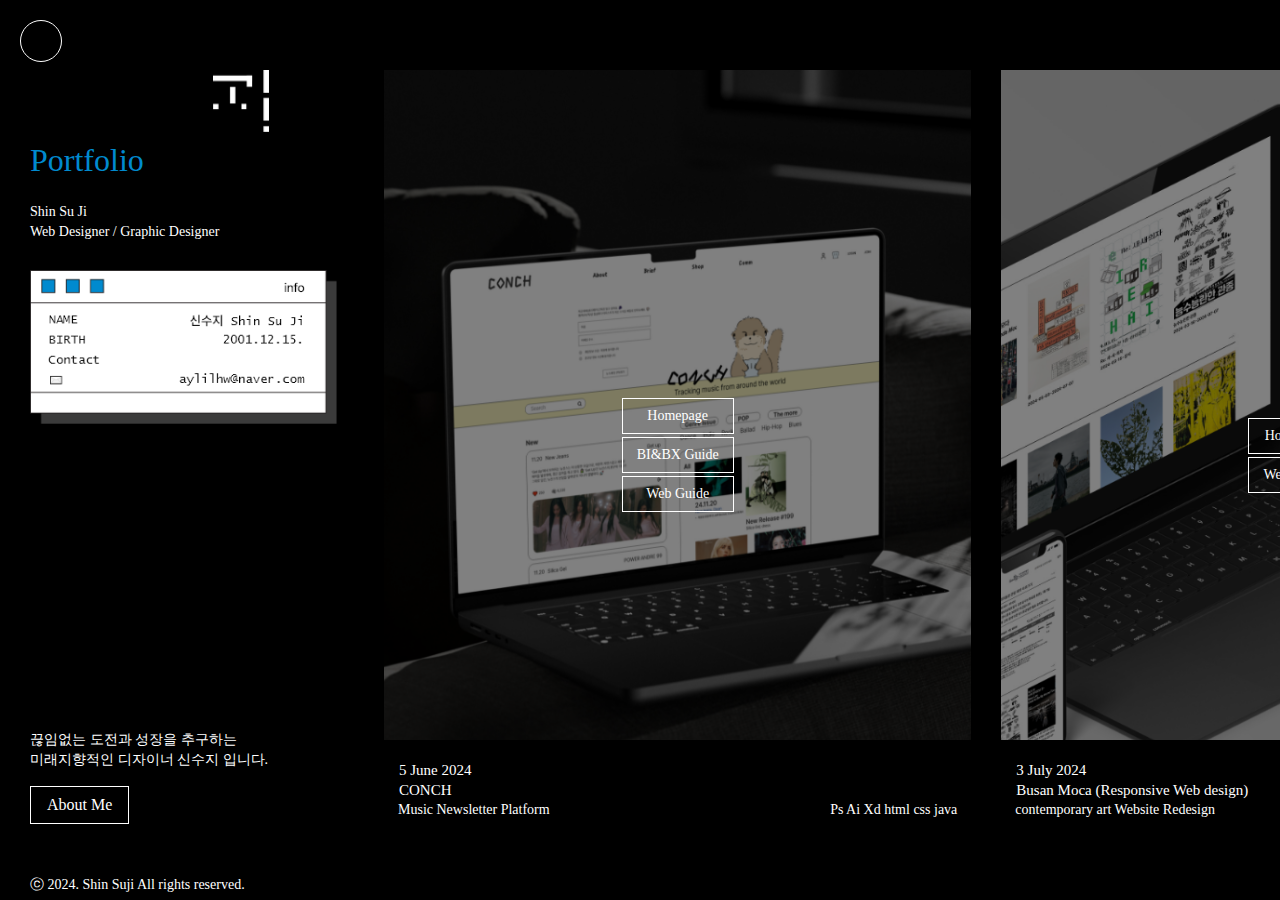
<file: index.html>
<!DOCTYPE html>
<html lang="ko">

<head>
    <meta charset="UTF-8">
    <meta name="viewport" content="width=device-width, initial-scale=1.0">
    <title>Shin Suji Portfolio</title>

    <!-- favicon -->
    <link rel='icon' href='./images/favicon.ico' />

    <!-- css -->
    <link rel="stylesheet" href="https://cdn.jsdelivr.net/npm/swiper@10/swiper-bundle.min.css" />
    <link href="./css/custom.css" rel="stylesheet" type="text/css">
</head>

<body>
    <!-- header -->
    <header>
        <div class="nav">
            <input type="checkbox" id="menuicon">
            <label for="menuicon">
                <span></span>
            </label>
            <div class="sidebar">
                <ul>
                    <li><a href="./index.html">home</a></li>
                    <li><a href="./about.html">about me</a></li>
                </ul>
            </div>
        </div>
    </header>
    <!-- ./header -->

    <!-- section -->
    <section>
        <!-- text -->
        <div class="text">
            <a href="./index.html"><img src="./images/logo.png" alt="logo" class="logo"></a>
            <h3>Portfolio</h3>
            <p>Shin Su Ji <br>
                Web Designer / Graphic Designer
            </p>
            <a href="#none"><img src="./images/info.png" alt="info" id="infoImage" draggable="true"></a>
            <h4>끊임없는 도전과 성장을 추구하는<br>
                미래지향적인 디자이너 신수지 입니다.</h4>
            <a href="./about.html">
                <h2>About Me</h2>
            </a>
        </div>
        <!-- ./text -->

        <!-- portfolio -->
        <div class="swiper mySwiper">
            <div class="swiper-wrapper">
                <div class="swiper-slide bg1">
                    <ul>
                        <li><a href="https://shinsujii.github.io/conch/">Homepage</a></li>
                        <li><a href="./guide/bi.html">BI&BX Guide</a></li>
                        <li><a href="./guide/web.html">Web Guide</a></li>
                    </ul>
                    <div class="brand">
                        <h2>5 June 2024 <br>
                            CONCH </h2>
                        <ul>
                            <li class="brandul">Music Newsletter Platform</li>
                            <li>Ps Ai Xd html css java</li>
                        </ul>
                    </div>
                </div>
                <div class="swiper-slide bg2">
                    <ul>
                        <li><a href="https://shinsujii.github.io/busanmoca/">Homepage</a></li>
                        <li><a href="./guide/web1.html">Web Guide</a></li>
                    </ul>
                    <div class="brand">
                        <h2>3 July 2024 <br>
                            Busan Moca (Responsive Web design) <br></h2>
                        <ul>
                            <li class="brandul">contemporary art Website Redesign</li>
                            <li>Ps Ai Xd html css java</li>
                        </ul>
                    </div>
                </div>
                <div class="swiper-slide bg3">
                    <ul>
                        <li><a href="./project.html">View Artwork</a></li>
                    </ul>
                    <div class="brand">
                        <h2>3 Sep 2023<br>
                            Ritual Desk</h2>
                        <ul>
                            <li class="brandul">Product Design</li>
                            <li>Ps Ai Rhino 3D Max</li>
                        </ul>
                    </div>
                </div>
                <div class="swiper-slide bg4">
                    <ul>
                        <li><a href="./project1.html">View Artwork</a></li>
                    </ul>
                    <div class="brand">
                        <h2>25 Aug 2023 <br>
                            Swim Above Yeong Do<br>
                        </h2>
                        <ul>
                            <li class="brandul">Public Design</li>
                            <li>Ps Ai Rhino 3D Max Keyshot</li>
                        </ul>
                    </div>
                </div>
                <div class="swiper-slide bg5">
                    <ul>
                        <li><a href="./project2.html">View Artwork</a></li>
                    </ul>
                    <div class="brand">
                        <h2>15 Oct 2022<br>Prescription Kit</h2>
                        <ul>
                            <li class="brandul"> Package Design</li>
                            <li>Ps Ai Xd Id</li>
                        </ul>
                    </div>
                </div>
            </div>
            <div class="swiper-scrollbar"></div>
        </div>
        <!-- ./portfolio -->

    </section>
    <!-- ./section -->

    <!-- copy -->
    <p class="copy">ⓒ 2024. Shin Suji All rights reserved.</p>
    <!-- ./copy -->


    <!-- js -->
    <script src="https://code.jquery.com/jquery-3.7.1.min.js"></script>
    <script src="https://cdn.jsdelivr.net/npm/swiper@10/swiper-bundle.min.js"></script>
    <script src='./script/custom.js'></script>
    <script>
        document.addEventListener('DOMContentLoaded', (event) => {
            const infoImage = document.getElementById('infoImage');

            infoImage.addEventListener('dragstart', (e) => {
                e.dataTransfer.setData('text/plain', null); // 필요한 데이터를 전송
            });

            document.addEventListener('dragover', (e) => {
                e.preventDefault();
            });

            document.addEventListener('drop', (e) => {
                e.preventDefault();
                const x = e.clientX - infoImage.width / 2;
                const y = e.clientY - infoImage.height / 2;
                infoImage.style.left = `${x}px`;
                infoImage.style.top = `${y}px`;
            });
        });
    </script>
</body>

</html>
</file>
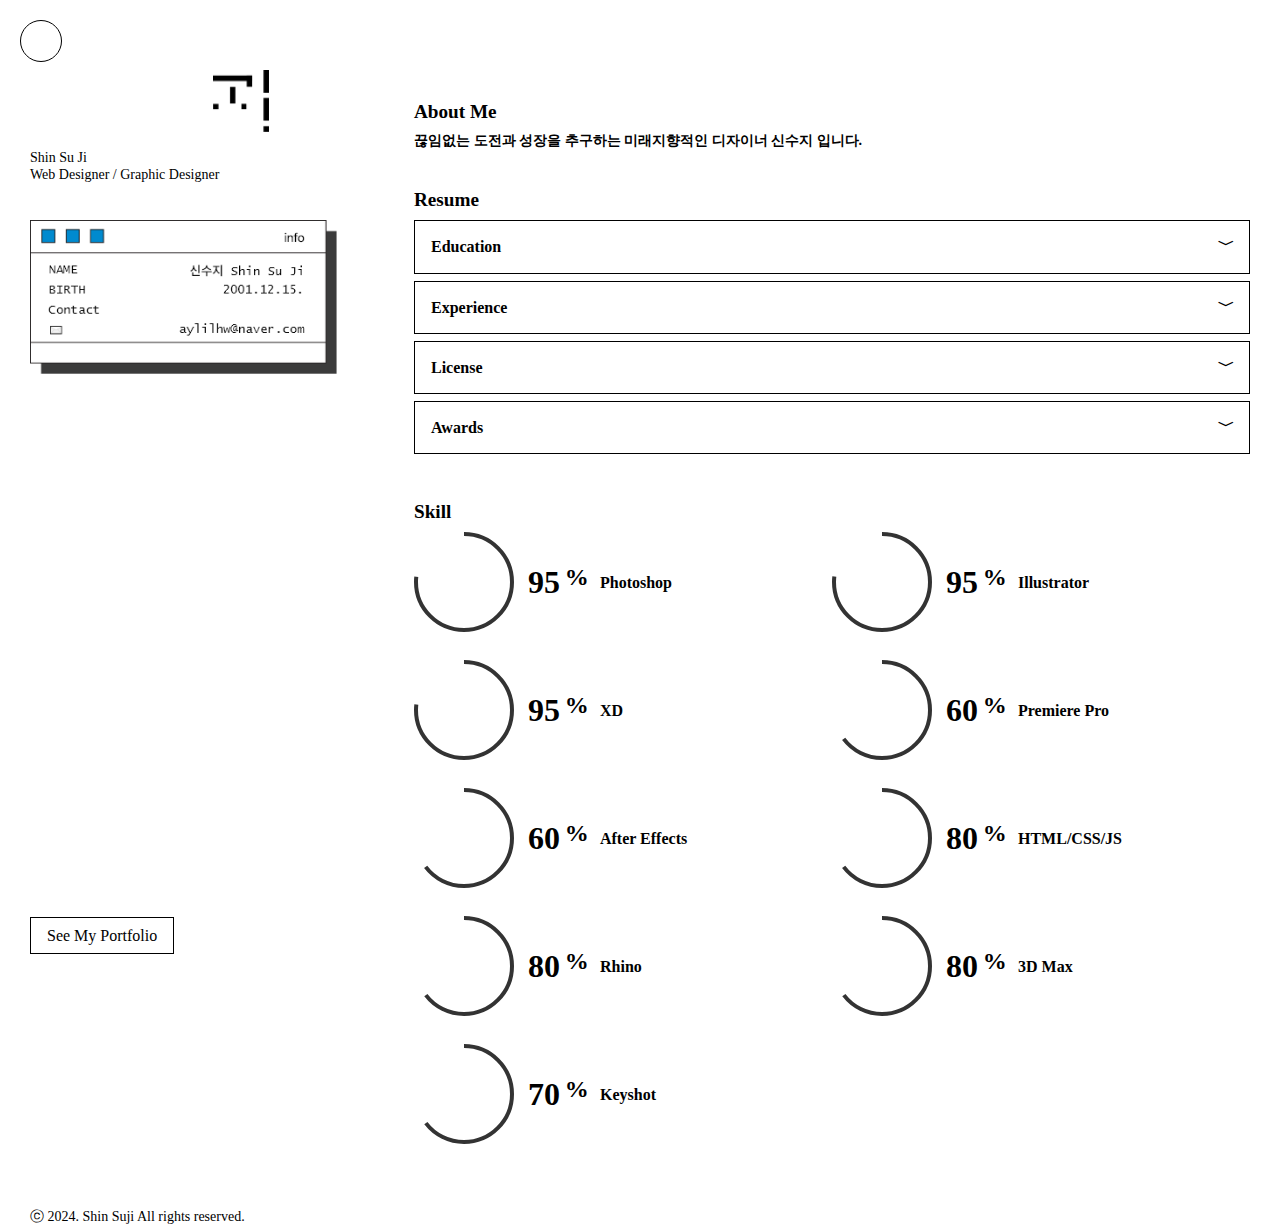
<file: about.html>
<!DOCTYPE html>
<html lang="ko">

<head>
    <meta charset="UTF-8">
    <meta name="viewport" content="width=device-width, initial-scale=1.0">
    <title>Shin Suji Portfolio</title>
    <!-- favicon -->
    <link rel='icon' href='./images/favicon.ico' />
    <!-- css -->
    <link href="./css/custom1.css" rel="stylesheet" type="text/css">
</head>

<body>
    <!-- header -->
    <header>
        <div class="nav">
            <input type="checkbox" id="menuicon">
            <label for="menuicon">
                <span></span>
            </label>
            <div class="sidebar">
                <ul>
                    <li><a href="./index.html">home</a></li>
                    <li><a href="./about.html">about me</a></li>
                </ul>
            </div>
        </div>
    </header>
    <!-- ./header -->

    <!-- section -->
    <section class="about_section">

        <!-- text -->
        <div class="text">
            <a href="./index.html"><img src="./images/logo1.png" alt="logo" class="logo"></a>
            <p>Shin Su Ji <br>
                Web Designer / Graphic Designer
            </p>
            <a href="#none"><img src="./images/info.png" alt="info" id="infoImage" draggable="true"></a>
            <a href="./index.html">
                <h2>See My Portfolio</h2>
            </a>
        </div>
        <!-- ./text -->

        <!-- about -->
        <div class="about">
            <h1>About Me</h1>
            <span class="mark">
                끊임없는 도전과 성장을 추구하는 미래지향적인 디자이너 신수지 입니다.
            </span>
            <h1>Resume</h1>
            <ul class="resume">
                <li>
                    <h2>Education <span>〉</span></h2>
                    <div>
                        <h3>Feb 2024</h3>
                        <p>신라대학교 산업디자인학과 졸업</p>
                        <h3>Feb 2020</h3>
                        <p>부산 성일여자고등학교 졸업</p>
                    </div>
                </li>
                <li>
                    <h2>Experience <span>〉</span></h2>
                    <div>
                        <h3>2024</h3>
                        <p>NCS 콘텐츠 융합-UI UX 웹퍼블리셔 수료</p>
                        <h3>2023</h3>
                        <p>산업디자인학과 졸업작품 전시회</p>
                        <h3>2022</h3>
                        <p>제 31회 장애인고용콘텐츠 공모전 포스터 디자인</p>
                        <p>한국신발디자인 공모전 신발 디자인</p>
                        <p>유니버셜디자인 공모전 유니버셜 디자인</p>
                        <p>대학혁신지원사업 캐릭터 공모전</p>
                    </div>
                </li>
                <li>
                    <h2>License<span>〉</span></h2>
                    <div>
                        <h3>GTQ</h3>
                        <h3>GTQ i</h3>
                        <h3>컴퓨터그래픽스운용기능사</h3>
                    </div>
                </li>
                <li>
                    <h2>Awards<span>〉</span></h2>
                    <div>
                        <h3>한국 신발디자인 공모전</h3>
                    </div>
                </li>
            </ul>

            <h1>Skill</h1>
            <ul class="skill">
                <li>
                    <div class="chart" data-percent="95"></div>
                    <h4>95<span>%</span></h4>
                    <h5>Photoshop</h5>
                </li>
                <li>
                    <div class="chart" data-percent="95"></div>
                    <h4>95<span>%</span></h4>
                    <h5>Illustrator</h5>
                </li>
                <li>
                    <div class="chart" data-percent="95"></div>
                    <h4>95<span>%</span></h4>
                    <h5>XD</h5>
                </li>
                <li>
                    <div class="chart" data-percent="80"></div>
                    <h4>60<span>%</span></h4>
                    <h5>Premiere Pro</h5>
                </li>
                <li>
                    <div class="chart" data-percent="80"></div>
                    <h4>60<span>%</span></h4>
                    <h5>After Effects</h5>
                </li>
                <li>
                    <div class="chart" data-percent="80"></div>
                    <h4>80<span>%</span></h4>
                    <h5>HTML/CSS/JS</h5>
                </li>
                <li>
                    <div class="chart" data-percent="80"></div>
                    <h4>80<span>%</span></h4>
                    <h5>Rhino</h5>
                </li>
                <li>
                    <div class="chart" data-percent="80"></div>
                    <h4>80<span>%</span></h4>
                    <h5>3D Max</h5>
                </li>
                <li>
                    <div class="chart" data-percent="80"></div>
                    <h4>70<span>%</span></h4>
                    <h5>Keyshot</h5>
                </li>
            </ul>
        </div>
        <!-- ./about -->

    </section>
    <!-- ./section -->

    <!-- copy -->
    <p class="copy">ⓒ 2024. Shin Suji All rights reserved.</p>
    <!-- ./copy -->

    <!-- js -->
    <script src="https://cdnjs.cloudflare.com/ajax/libs/jquery/3.4.1/jquery.min.js"></script>
    <script src="./script/jquery.easypiechart.min.js"></script>
    <script src='./script/custom.js'></script>
    <script>
        document.addEventListener('DOMContentLoaded', (event) => {
            const infoImage = document.getElementById('infoImage');

            infoImage.addEventListener('dragstart', (e) => {
                e.dataTransfer.setData('text/plain', null); // 필요한 데이터를 전송
            });

            document.addEventListener('dragover', (e) => {
                e.preventDefault();
            });

            document.addEventListener('drop', (e) => {
                e.preventDefault();
                const x = e.clientX - infoImage.width / 2;
                const y = e.clientY - infoImage.height / 2;
                infoImage.style.left = `${x}px`;
                infoImage.style.top = `${y}px`;
            });
        });
    </script>
</body>

</html>
</file>
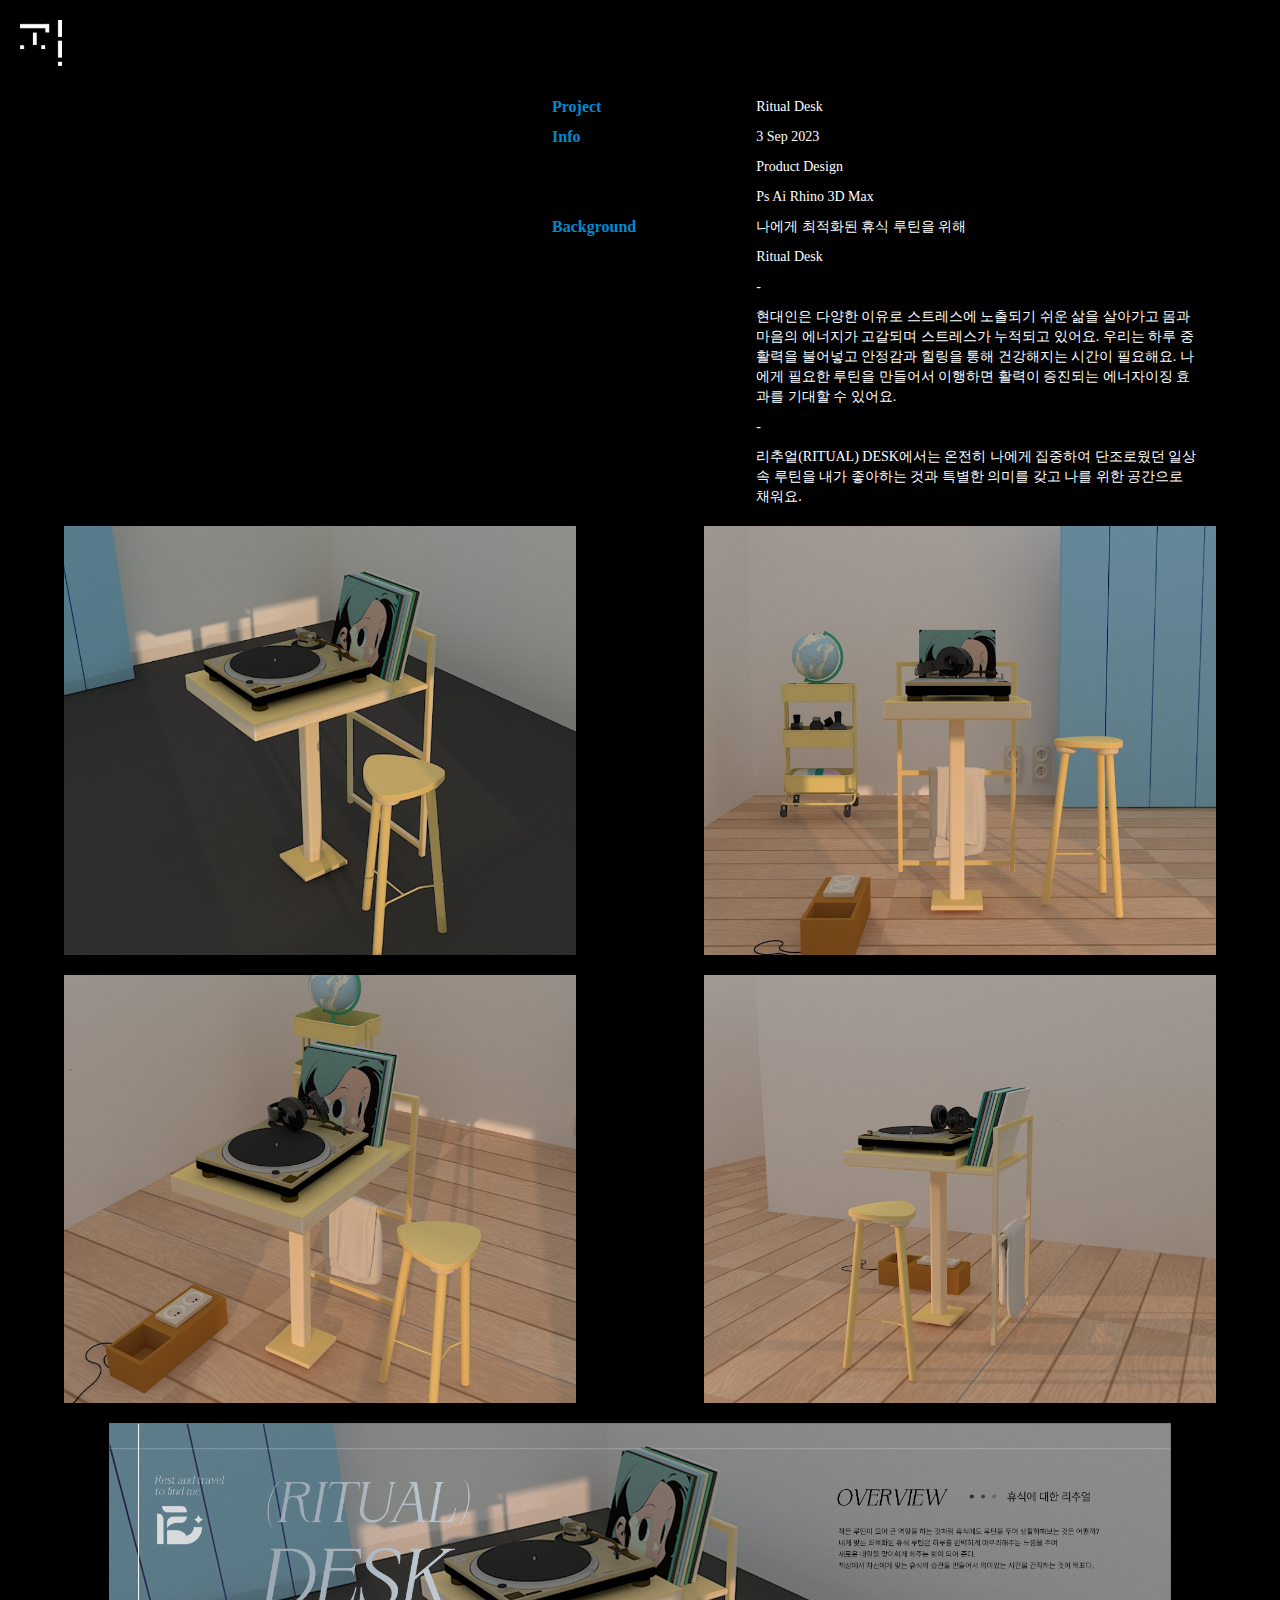
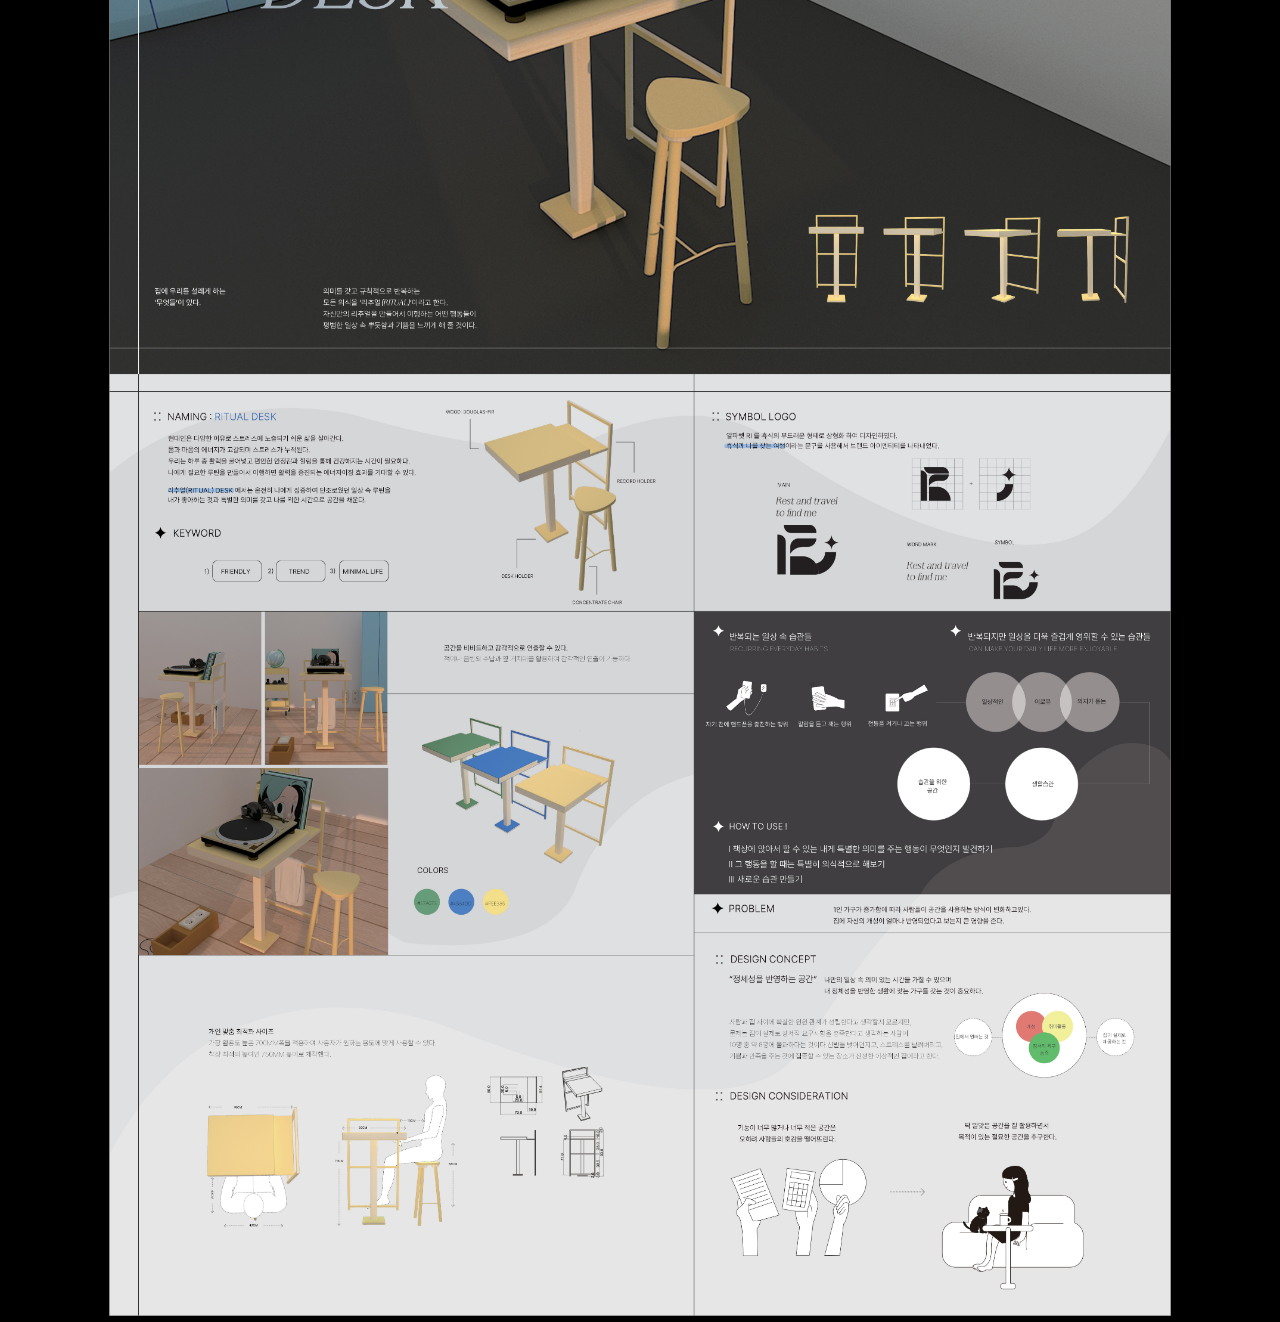
<file: project.html>
<!DOCTYPE html>
<html lang="ko">

<head>
    <meta charset="UTF-8">
    <meta name="viewport" content="width=device-width, initial-scale=1.0">
    <title>Ritual Desk</title>
    <link rel='icon' href='./images/favicon.ico' />
    <link rel="stylesheet" href="./css/project.css">
</head>

<body>
    <header>
        <a href="./index.html"><img src="./images/logo.png" alt="logo" class="logo"></a>
    </header>
    <table>
        <tr>
            <th>Project</th>
            <td>Ritual Desk</td>
        </tr>
        <tr>
            <th>Info</th>
            <td>3 Sep 2023</td>
        <tr>
            <td></td>
            <td>Product Design</td>
        </tr>
        <tr>
            <td></td>
            <td>Ps Ai Rhino 3D Max</td>
        </tr>
        </tr>
        <tr>
            <th>Background</th>
            <td>나에게 최적화된 휴식 루틴을 위해</td>
        </tr>
        <tr>
            <td></td>
            <td>Ritual Desk</td>
        </tr>
        <tr>
            <td></td>
            <td>-</td>
        </tr>
        <tr>
            <td></td>
            <td>현대인은 다양한 이유로 스트레스에 노출되기 쉬운 삶을 살아가고 몸과 마음의 에너지가 고갈되며 스트레스가 누적되고 있어요. 우리는 하루 중 활력을 불어넣고 안정감과 힐링을 통해 건강해지는
                시간이 필요해요. 나에게 필요한 루틴을 만들어서 이행하면 활력이 증진되는 에너자이징 효과를 기대할 수 있어요.</td>
        </tr>
        <tr>
            <td></td>
            <td>-</td>
        </tr>
        <tr>
            <td></td>
            <td>리추얼(RITUAL) DESK에서는 온전히 나에게 집중하여 단조로웠던 일상 속 루틴을 내가 좋아하는 것과 특별한 의미를 갖고 나를 위한 공간으로 채워요.</td>
        </tr>
    </table>
    <div class="pic">
        <ul>
            <li><img src="./images/ri1.png" alt="ri1"></li>
            <li><img src="./images/ri2.png" alt="ri2"></li>
        </ul>
        <ul>
            <li><img src="./images/ri3.png" alt="ri1"></li>
            <li><img src="./images/ri4.png" alt="ri2"></li>
        </ul>
    </div>
    <div class="ri5">
        <img src="./images/ri5.png" alt="ri5">
    </div>
</body>

</html>
</file>
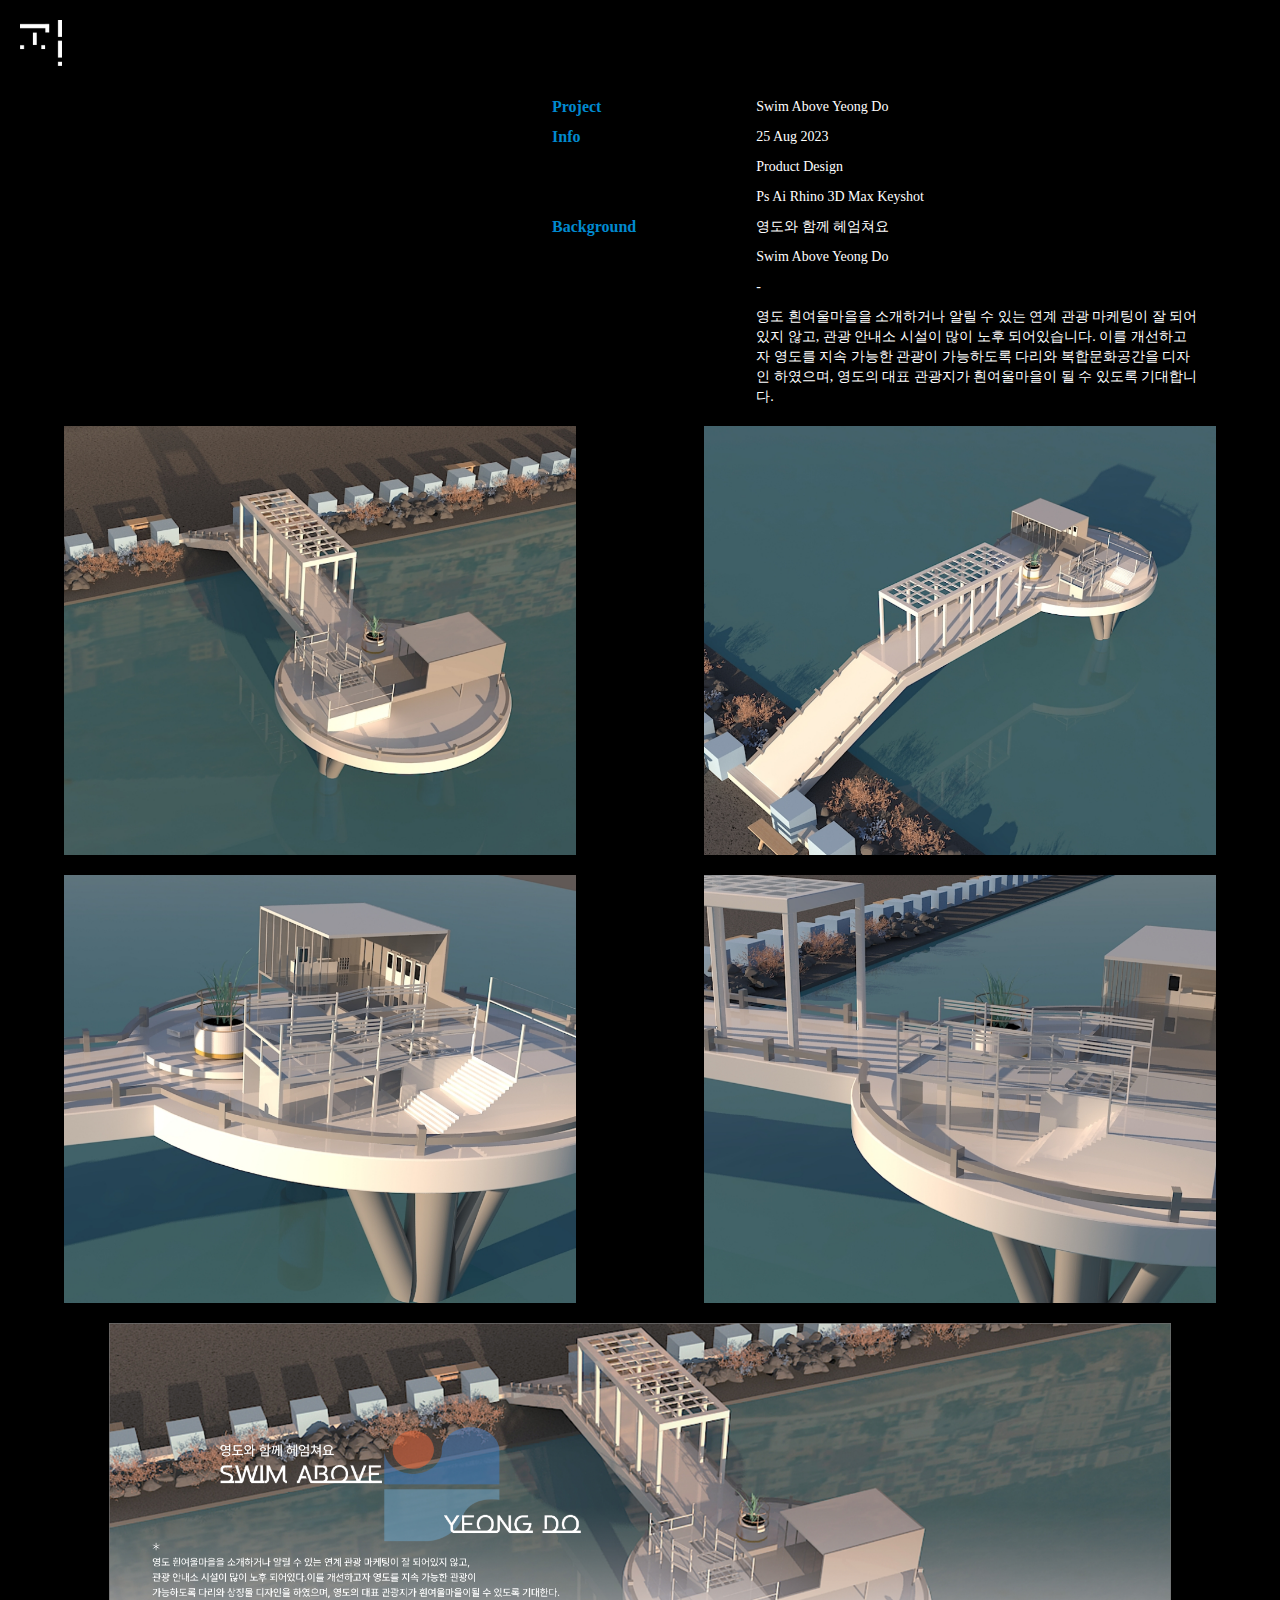
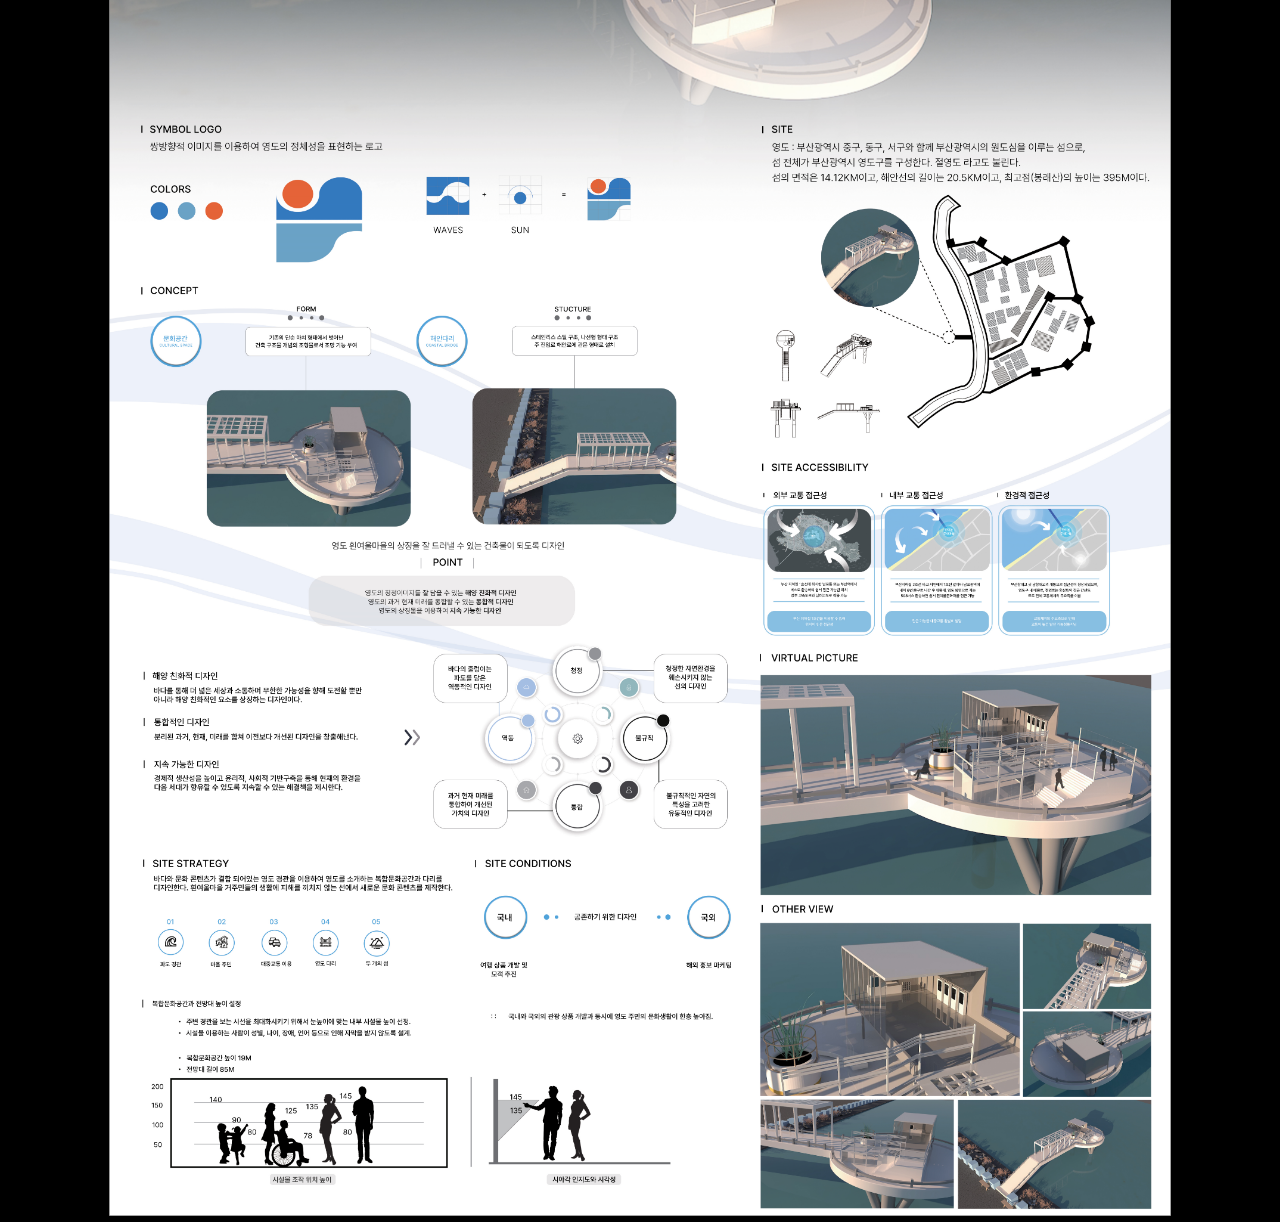
<file: project1.html>
<!DOCTYPE html>
<html lang="ko">
<head>
    <meta charset="UTF-8">
    <meta name="viewport" content="width=device-width, initial-scale=1.0">
    <title>Swim Above Yeong Do</title>
    <link rel='icon' href='./images/favicon.ico' />
    <link rel="stylesheet" href="./css/project.css">
</head>
<body>
    <header>
        <a href="./index.html"><img src="./images/logo.png" alt="logo" class="logo"></a>
    </header>
    <table>
        <tr>
            <th>Project</th>
            <td>Swim Above Yeong Do</td>
        </tr>
        <tr>
            <th>Info</th>
            <td>25 Aug 2023</td>
        <tr>
            <td></td>
            <td>Product Design</td>
        </tr>
        <tr>
            <td></td>
            <td>Ps Ai Rhino 3D Max Keyshot</td>
        </tr>
        </tr>
        <tr>
            <th>Background</th>
            <td>영도와 함께 헤엄쳐요</td>
        </tr>
        <tr>
            <td></td>
            <td>Swim Above Yeong Do</td>
        </tr>
        <tr>
            <td></td>
            <td>-</td>
        </tr>
        <tr>
            <td></td>
            <td>영도 흰여울마을을 소개하거나 알릴 수 있는 연계 관광 마케팅이 잘 되어있지 않고, 관광 안내소 시설이 많이 노후 되어있습니다. 이를 개선하고자 영도를 지속 가능한 관광이 가능하도록 다리와 복합문화공간을 디자인 하였으며, 영도의 대표 관광지가 흰여울마을이 될 수 있도록 기대합니다.</td>
        </tr>
    </table>
    <div class="pic">
        <ul>
            <li><img src="./images/y1.png" alt="y1"></li>
            <li><img src="./images/y2.png" alt="y2"></li>
        </ul>
        <ul>
            <li><img src="./images/y3.png" alt="y3"></li>
            <li><img src="./images/y4.png" alt="y4"></li>
        </ul>
    </div>
    <div class="ri5">
        <img src="./images/y5.png" alt="y5">
    </div>
</body>
</html>
</file>
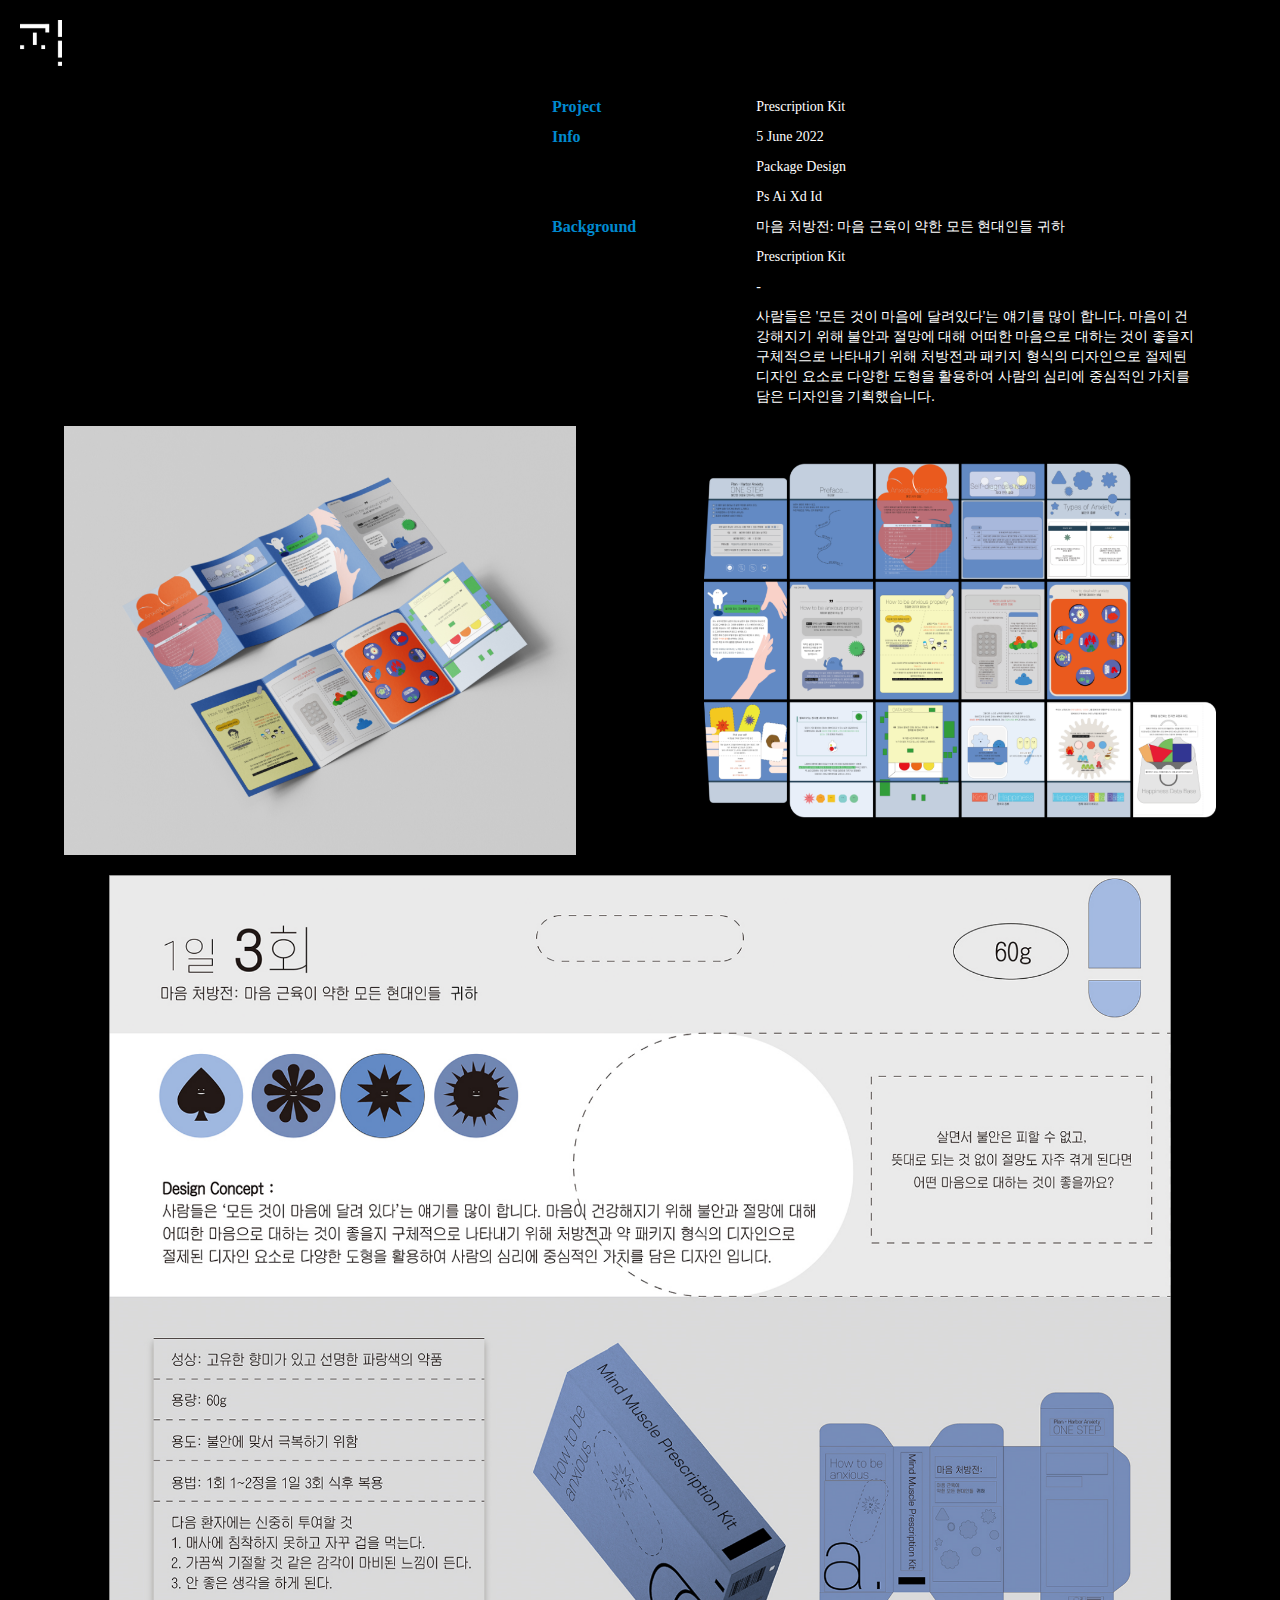
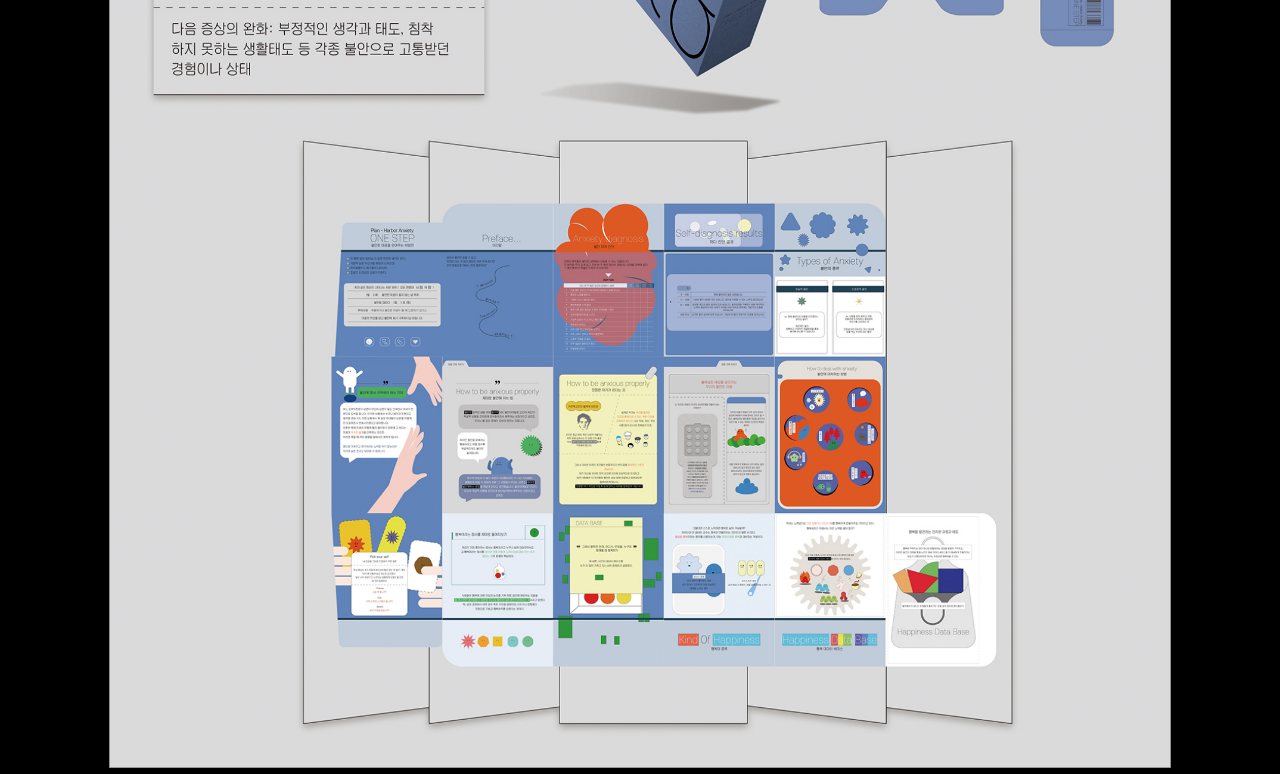
<file: project2.html>
<!DOCTYPE html>
<html lang="ko">
<head>
    <meta charset="UTF-8">
    <meta name="viewport" content="width=device-width, initial-scale=1.0">
    <title>Prescription Kit</title>
    <link rel='icon' href='./images/favicon.ico' />
    <link rel="stylesheet" href="./css/project.css">
</head>
<body>
    <header>
        <a href="./index.html"><img src="./images/logo.png" alt="logo" class="logo"></a>
    </header>
    <table>
        <tr>
            <th>Project</th>
            <td>Prescription Kit</td>
        </tr>
        <tr>
            <th>Info</th>
            <td>5 June 2022</td>
        <tr>
            <td></td>
            <td>Package Design</td>
        </tr>
        <tr>
            <td></td>
            <td>Ps Ai Xd Id</td>
        </tr>
        </tr>
        <tr>
            <th>Background</th>
            <td>마음 처방전: 마음 근육이 약한 모든 현대인들 귀하</td>
        </tr>
        <tr>
            <td></td>
            <td>Prescription Kit</td>
        </tr>
        <tr>
            <td></td>
            <td>-</td>
        </tr>
        <tr>
            <td></td>
            <td>사람들은 '모든 것이 마음에 달려있다'는 얘기를 많이 합니다. 마음이 건강해지기 위해 불안과 절망에 대해 어떠한 마음으로 대하는 것이 좋을지 구체적으로 나타내기 위해 처방전과 패키지 형식의 디자인으로 절제된 디자인 요소로 다양한 도형을 활용하여 사람의 심리에 중심적인 가치를 담은 디자인을 기획했습니다.</td>
        </tr>
    </table>
    <div class="pic">
        <ul>
            <li><img src="./images/p1.png" alt="p1"></li>
            <li><img src="./images/p2.png" alt="p2"></li>
        </ul>
    </div>
    <div class="ri5">
        <img src="./images/p3.png" alt="p3">
    </div>
</body>
</html>
</file>
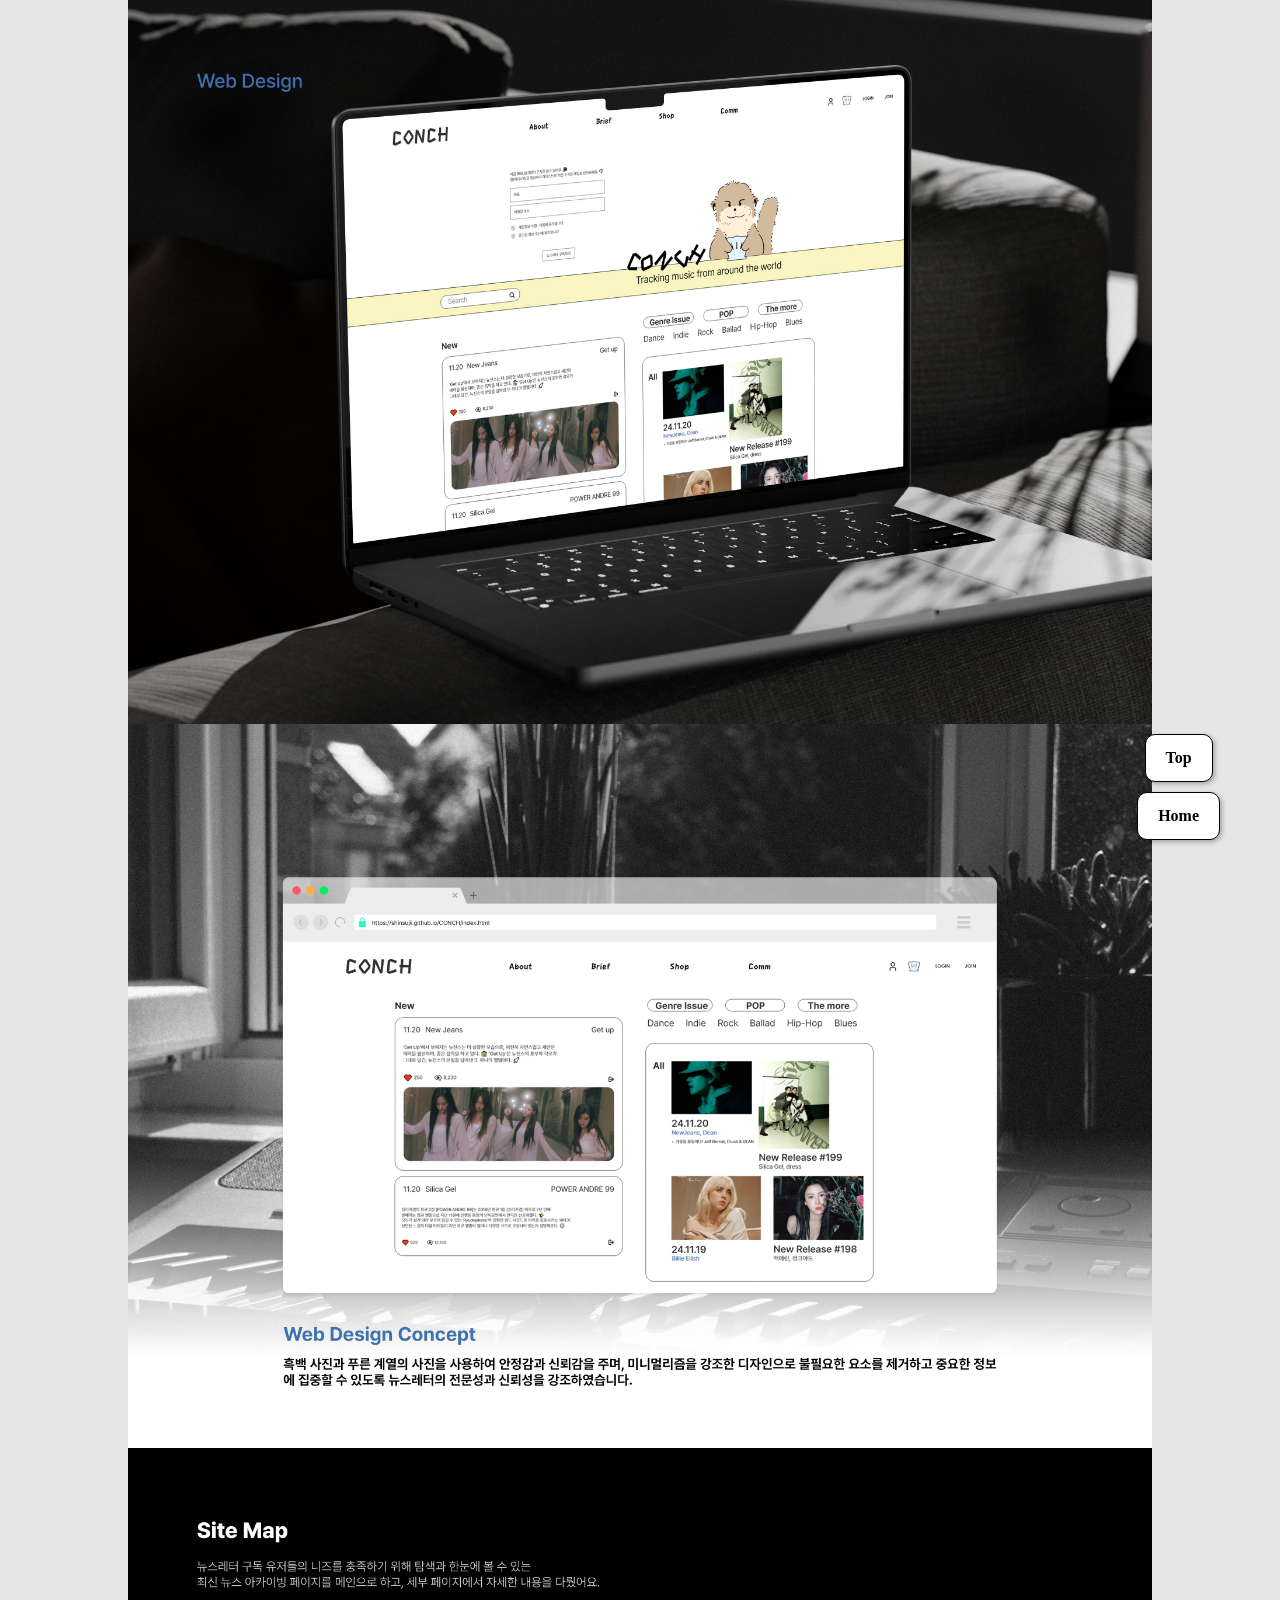
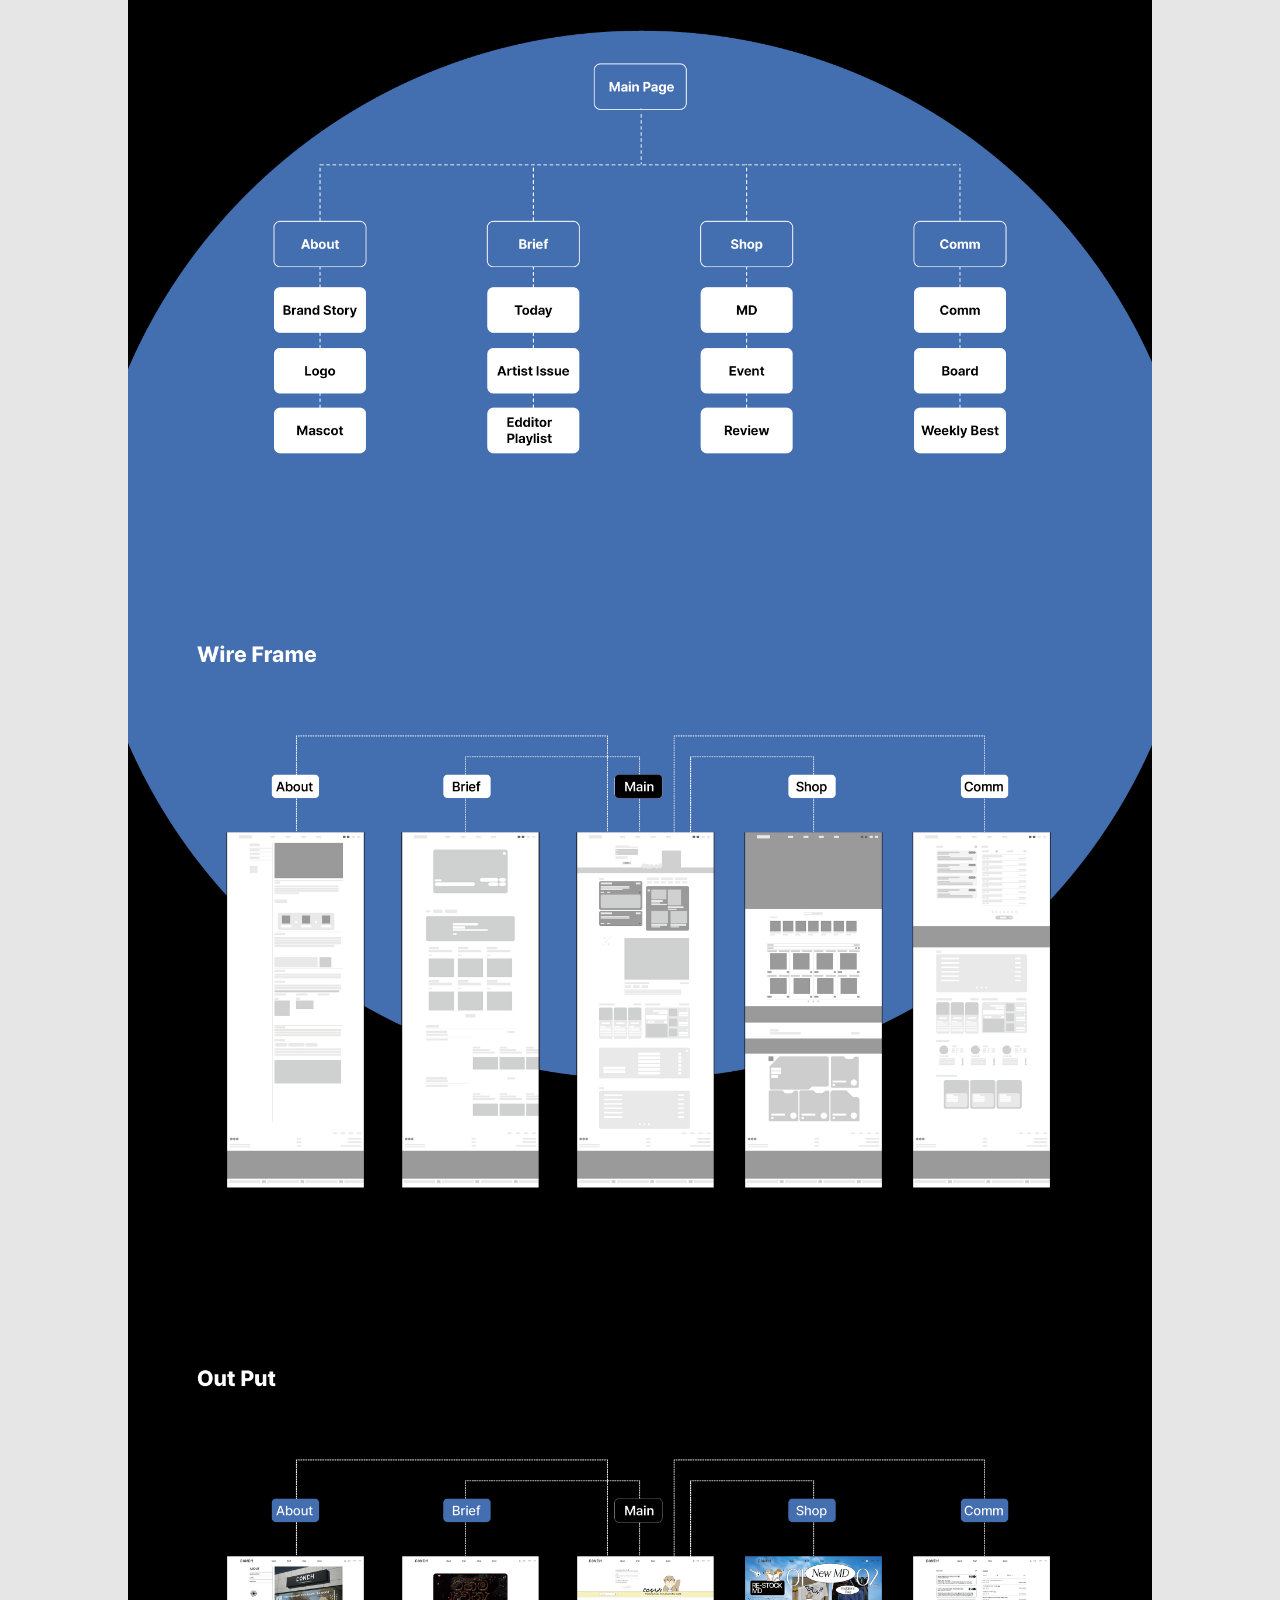
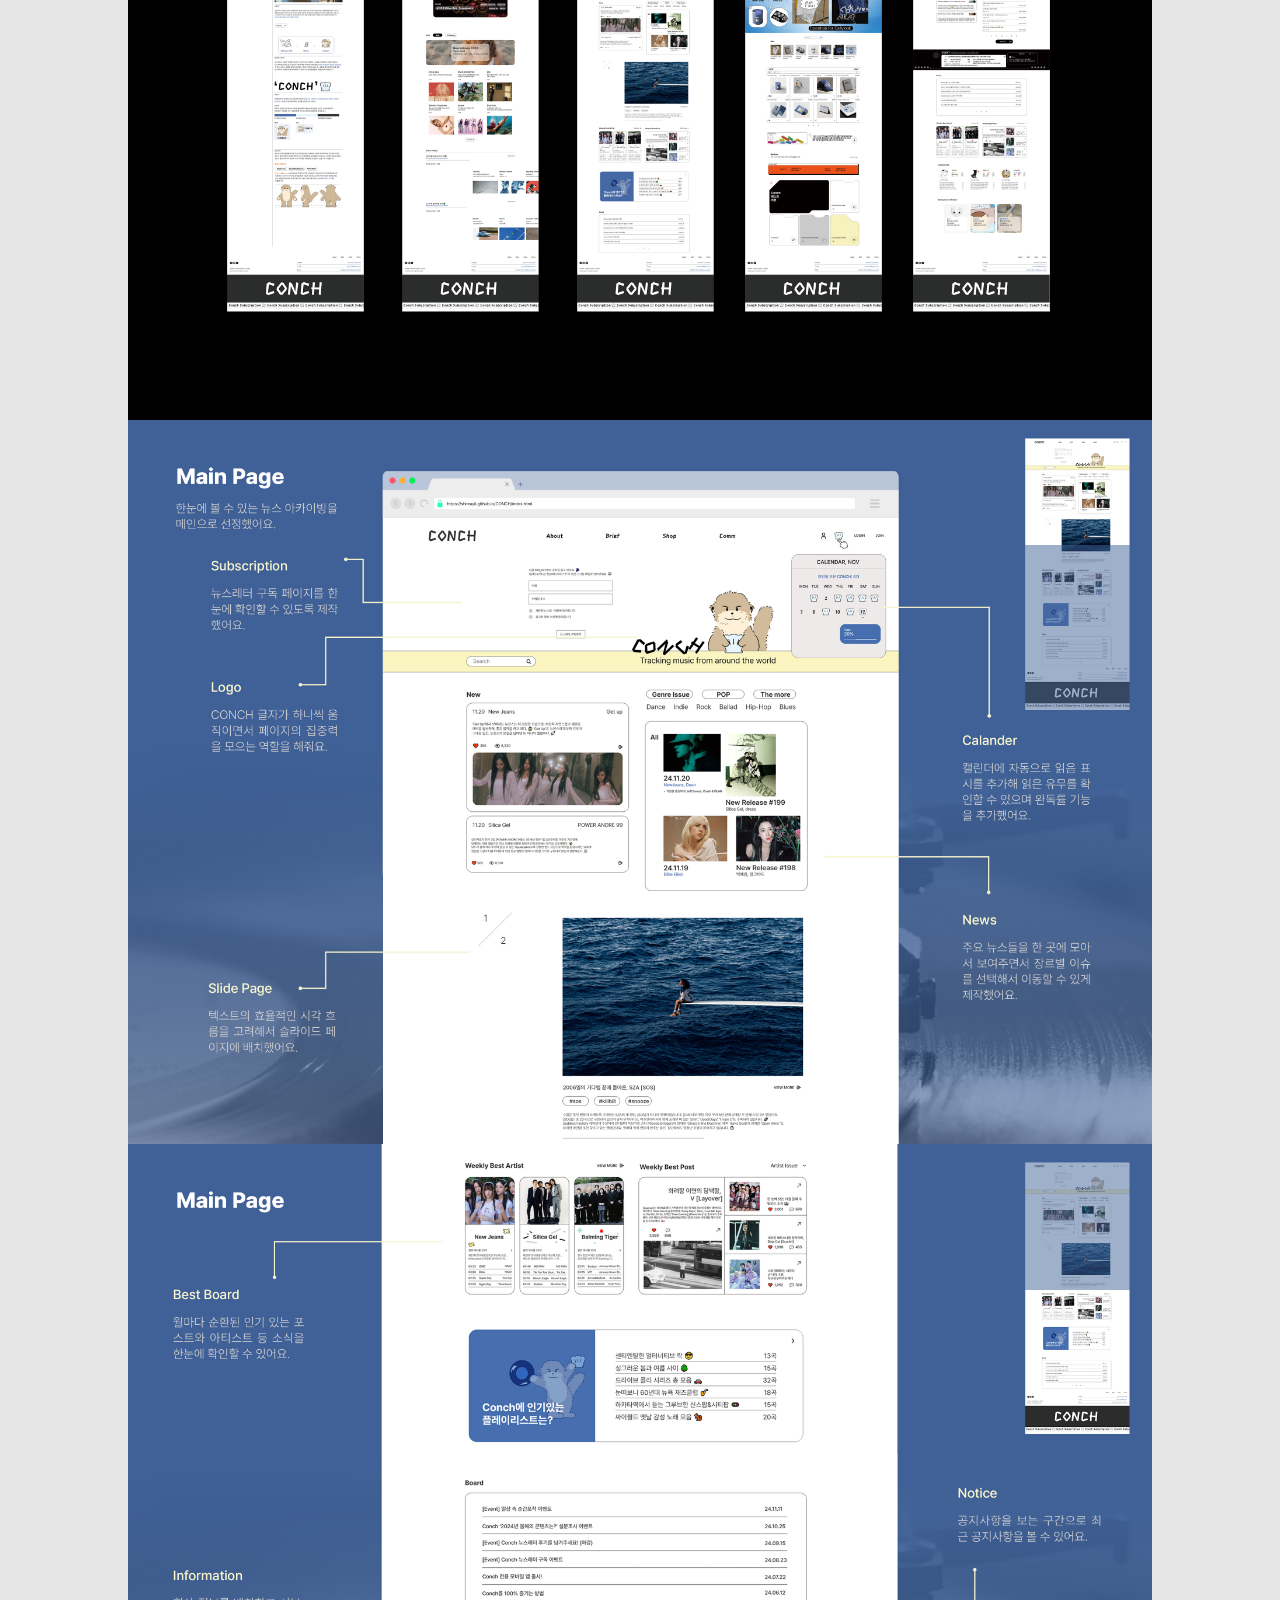
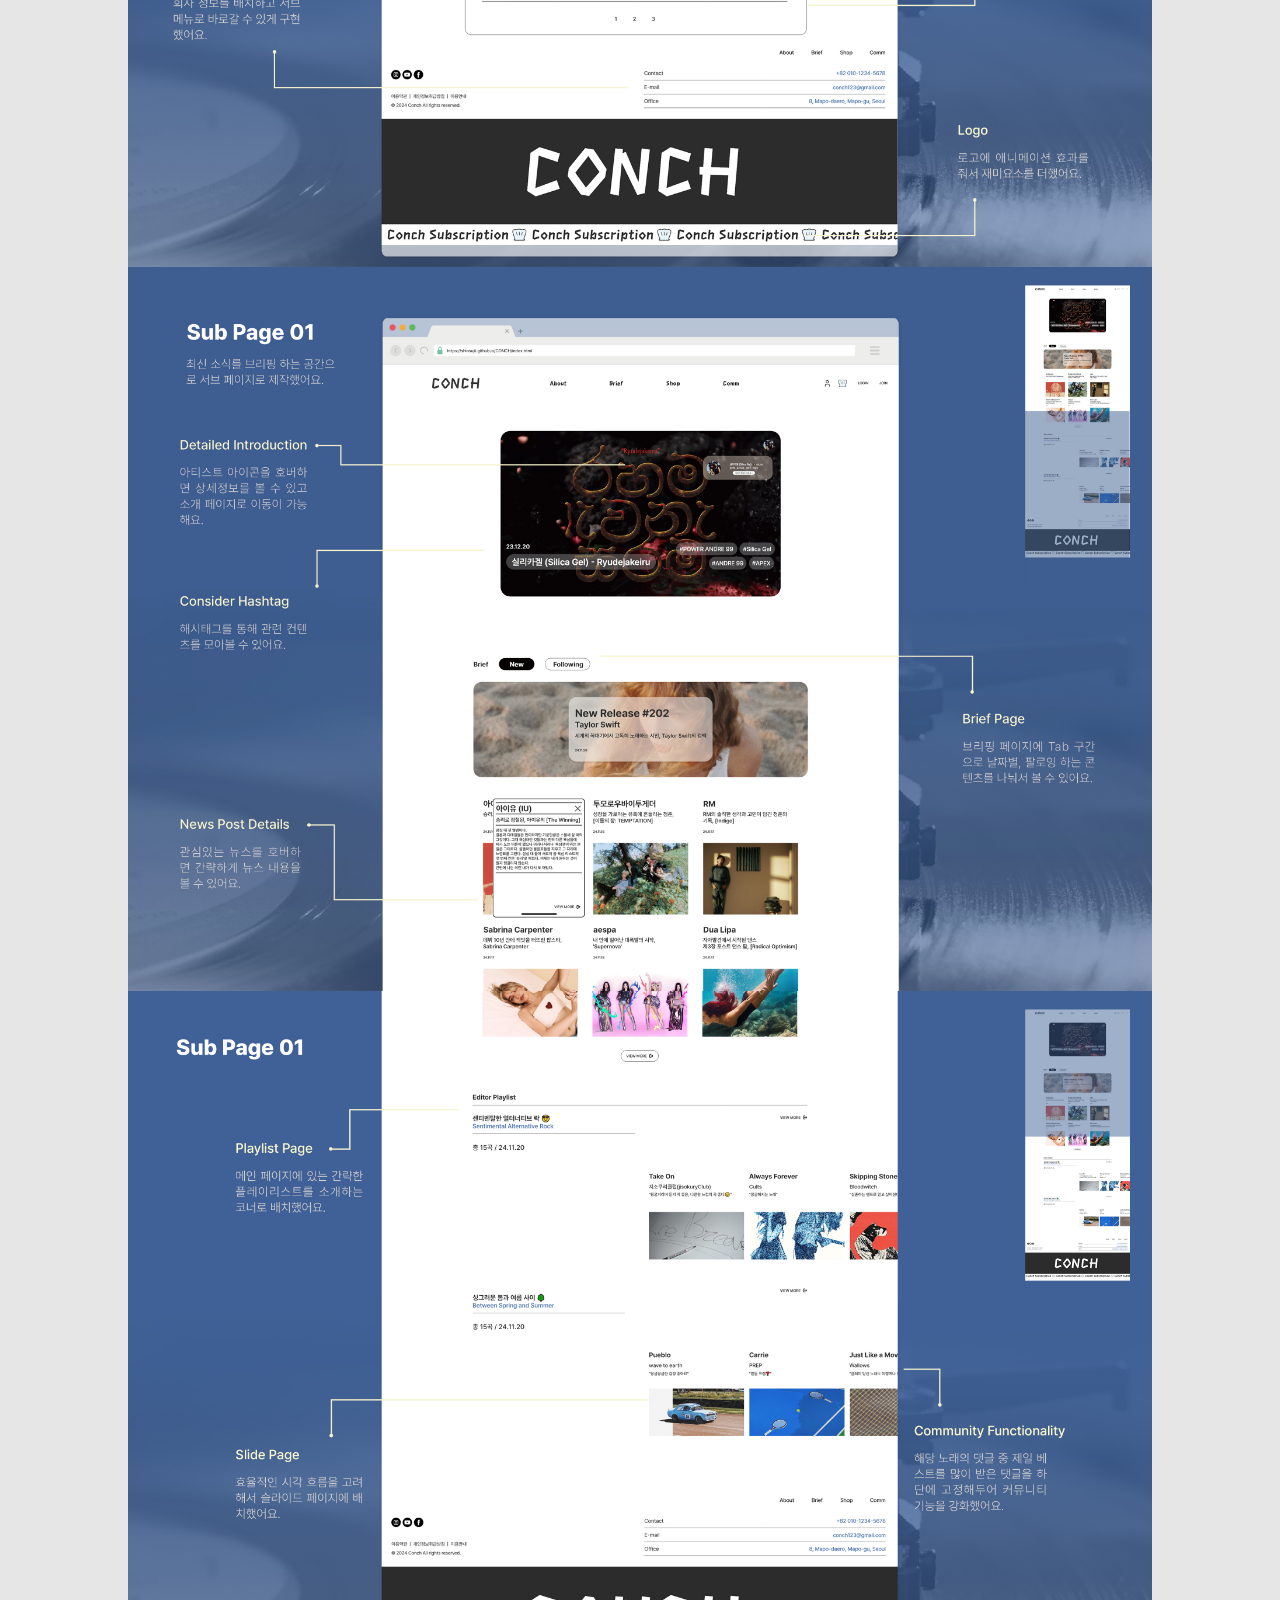
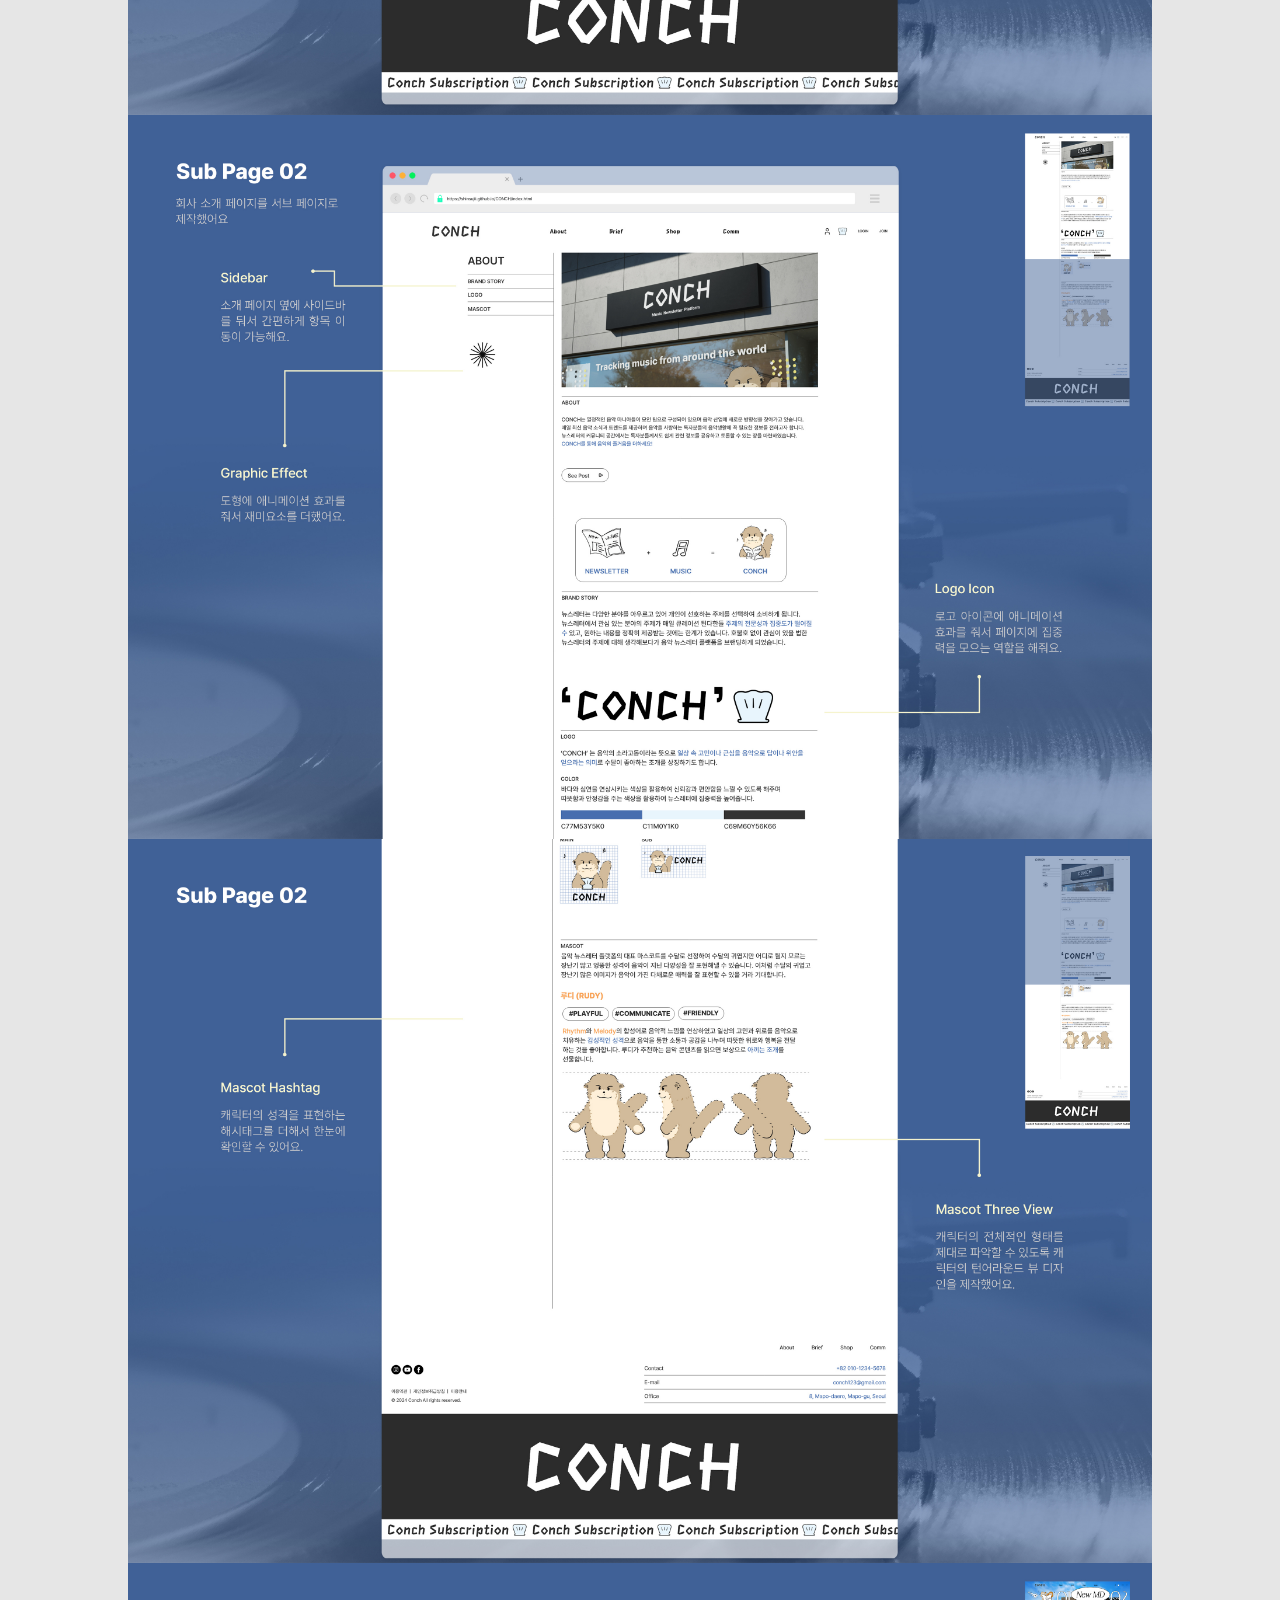
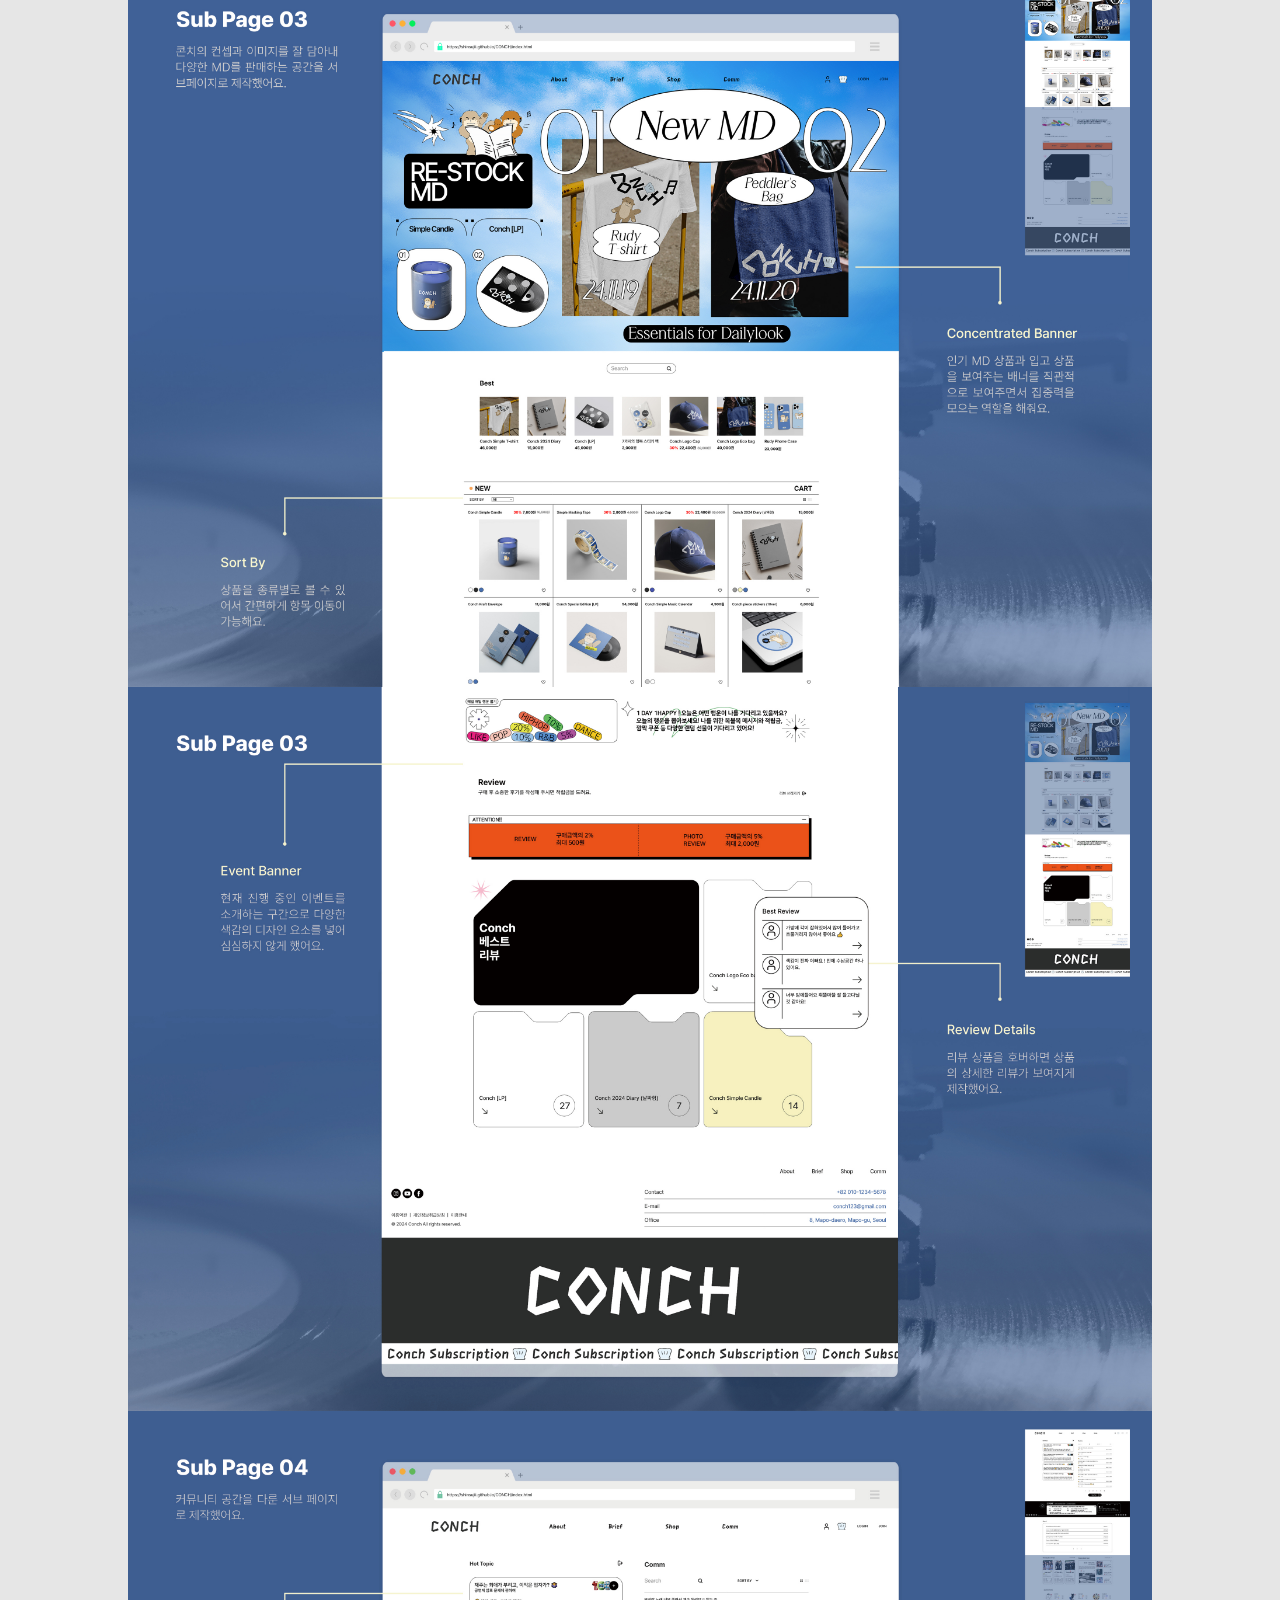
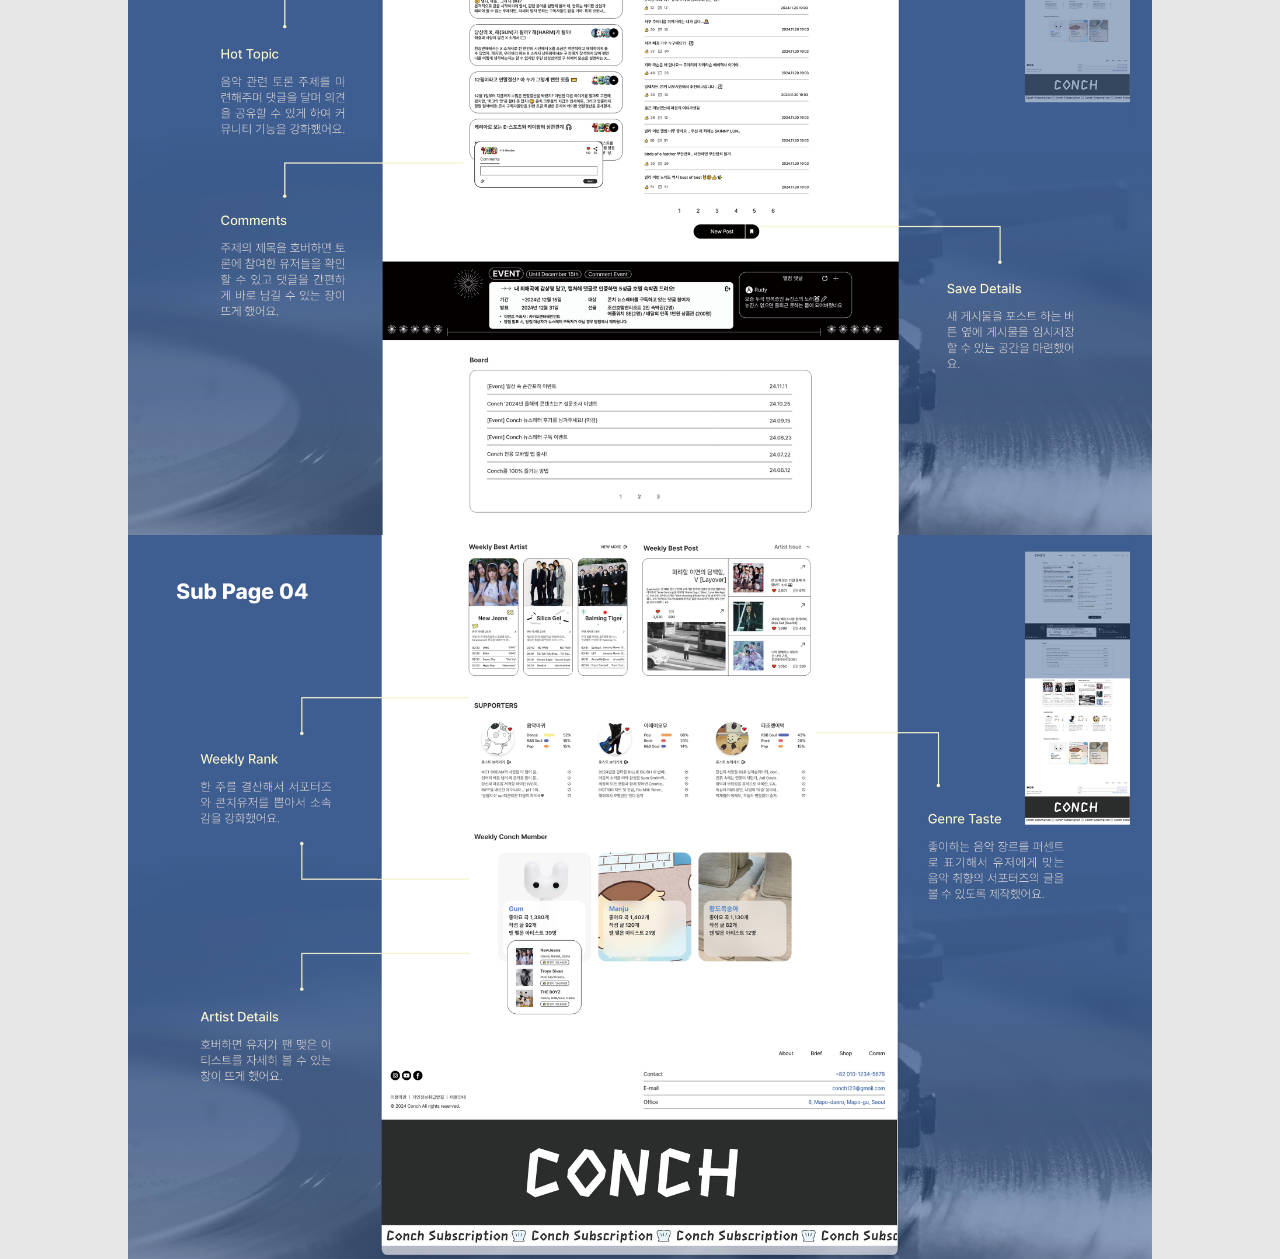
<file: guide/web.html>
<!DOCTYPE html>
<html lang="ko">
<head>
    <meta charset="UTF-8">
    <meta http-equiv="X-UA-Compatible" content="IE=edge">
    <meta name="viewport" content="width=device-width, initial-scale=1">
    <title>CONCH Web Guide</title>
    <link href="https://webfontworld.github.io/pretendard/Pretendard.css" rel="stylesheet">
    <link rel="stylesheet" href="./guide.css">
    <link rel="icon" href="./guide_img/favicon2.png">
</head>
<body>
    <div class="brand1">
        <img src="./guide_img/22.jpg" alt="웹가이드 앞표지">
        <img src="./guide_img/23.jpg" alt="웹디자인 컨셉, 폰트, 컬러">
        <img src="./guide_img/24.jpg" alt="웹 사이트맵">
        <img src="./guide_img/25.jpg" alt="와이어프레임">
        <img src="./guide_img/26.jpg" alt="시안">
        <img src="./guide_img/27.jpg" alt="웹페이지설명">
        <img src="./guide_img/28.jpg" alt="웹페이지설명">
        <img src="./guide_img/29.jpg" alt="웹페이지설명">
        <img src="./guide_img/30.jpg" alt="웹페이지설명">
        <img src="./guide_img/31.jpg" alt="웹페이지설명">
        <img src="./guide_img/32.jpg" alt="웹페이지설명">
        <img src="./guide_img/33.jpg" alt="웹페이지설명">
        <img src="./guide_img/34.jpg" alt="웹페이지설명">
        <img src="./guide_img/35.jpg" alt="웹페이지설명">
        <img src="./guide_img/36.jpg" alt="웹페이지설명">

        <!-- 버튼 -->
        <ul class="btn_1">
			<li><a href="#">Top</a></li>
			<li><a href="../index.html">Home</a></li>
		</ul>
    </div>
</body>
</html>
</file>
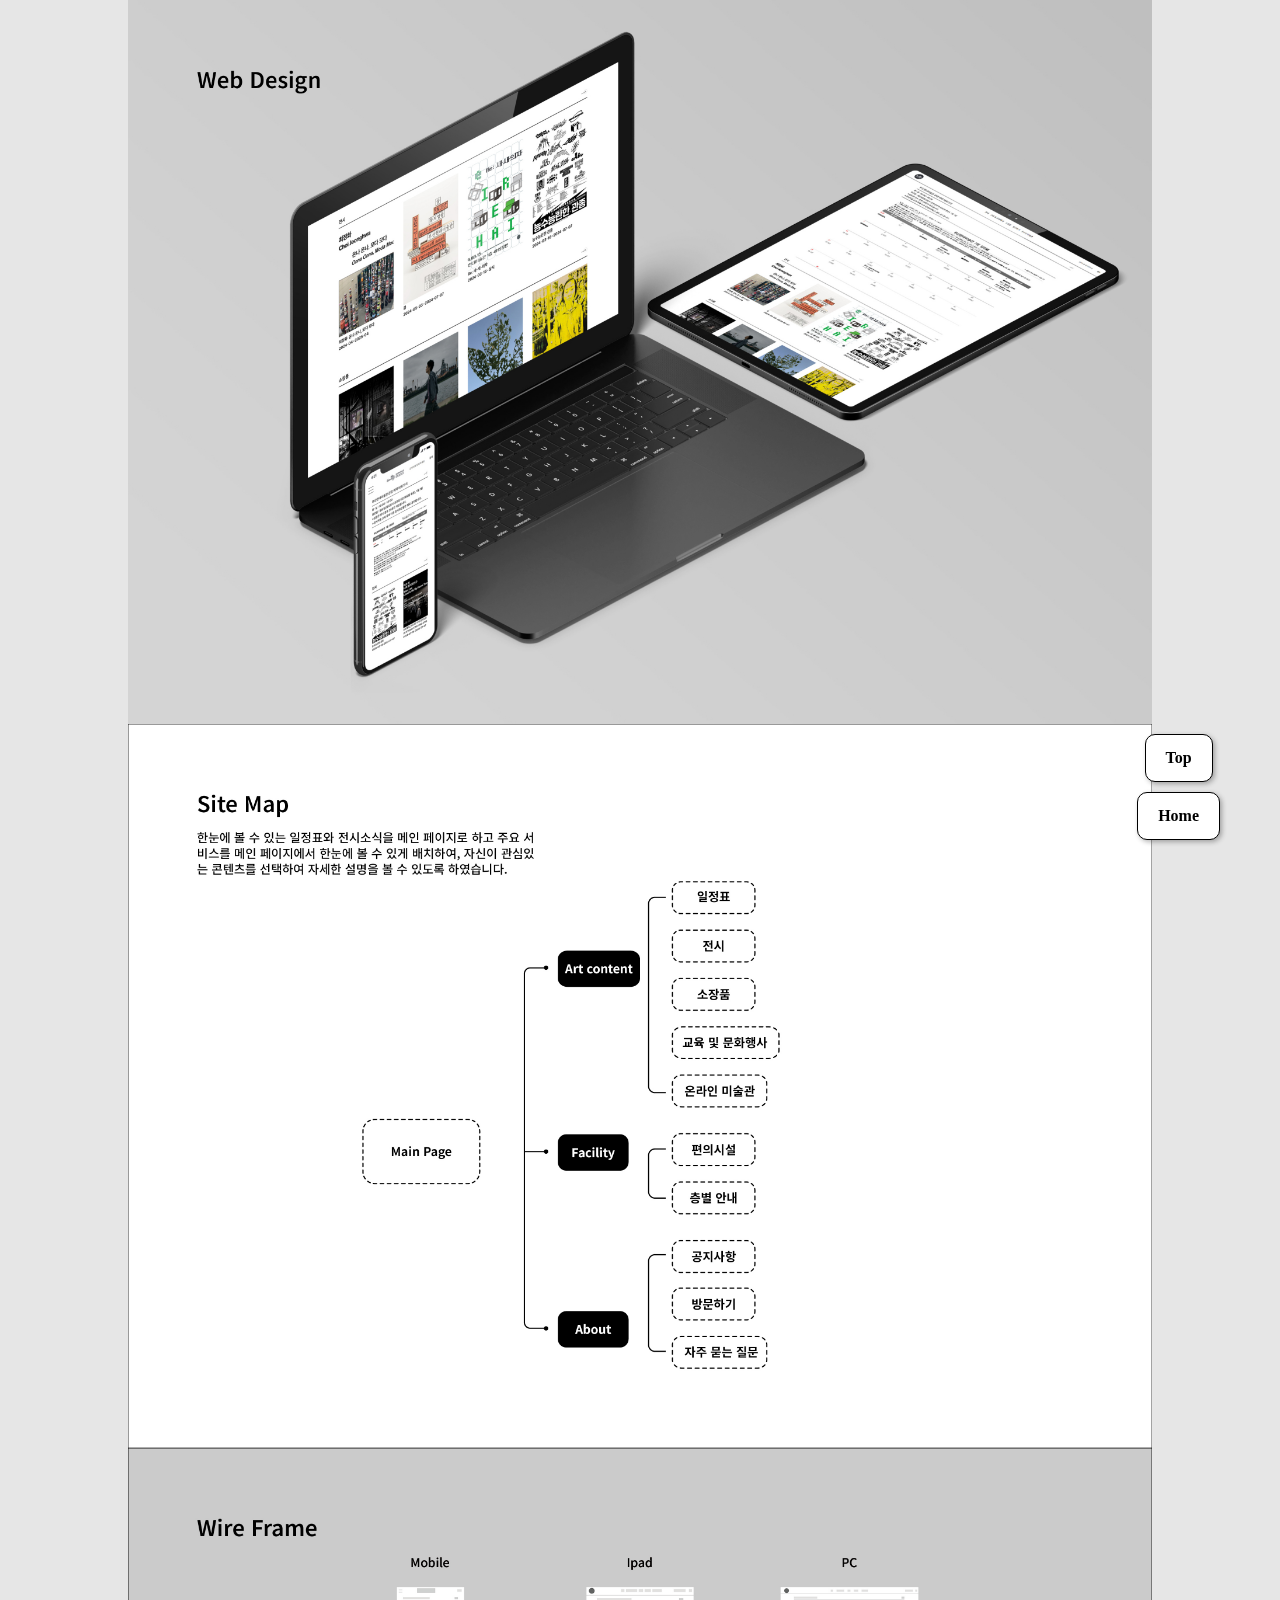
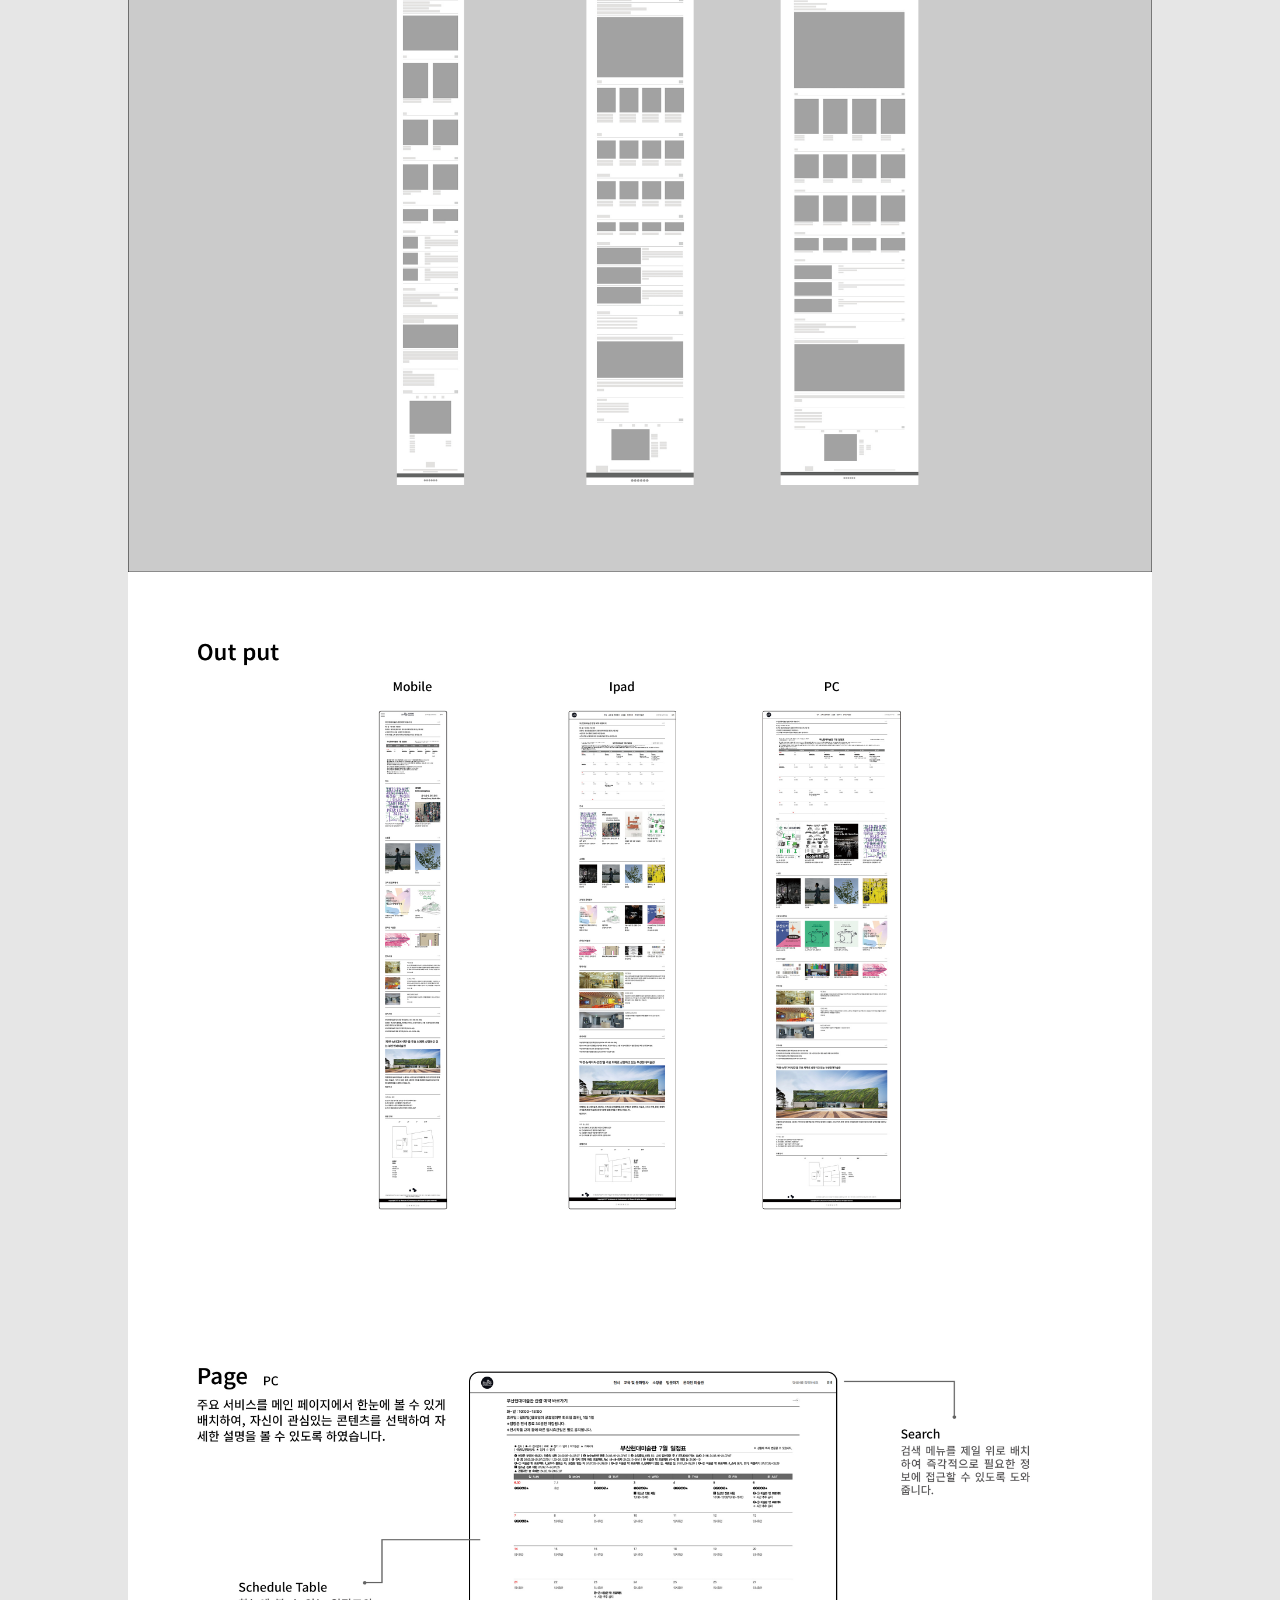
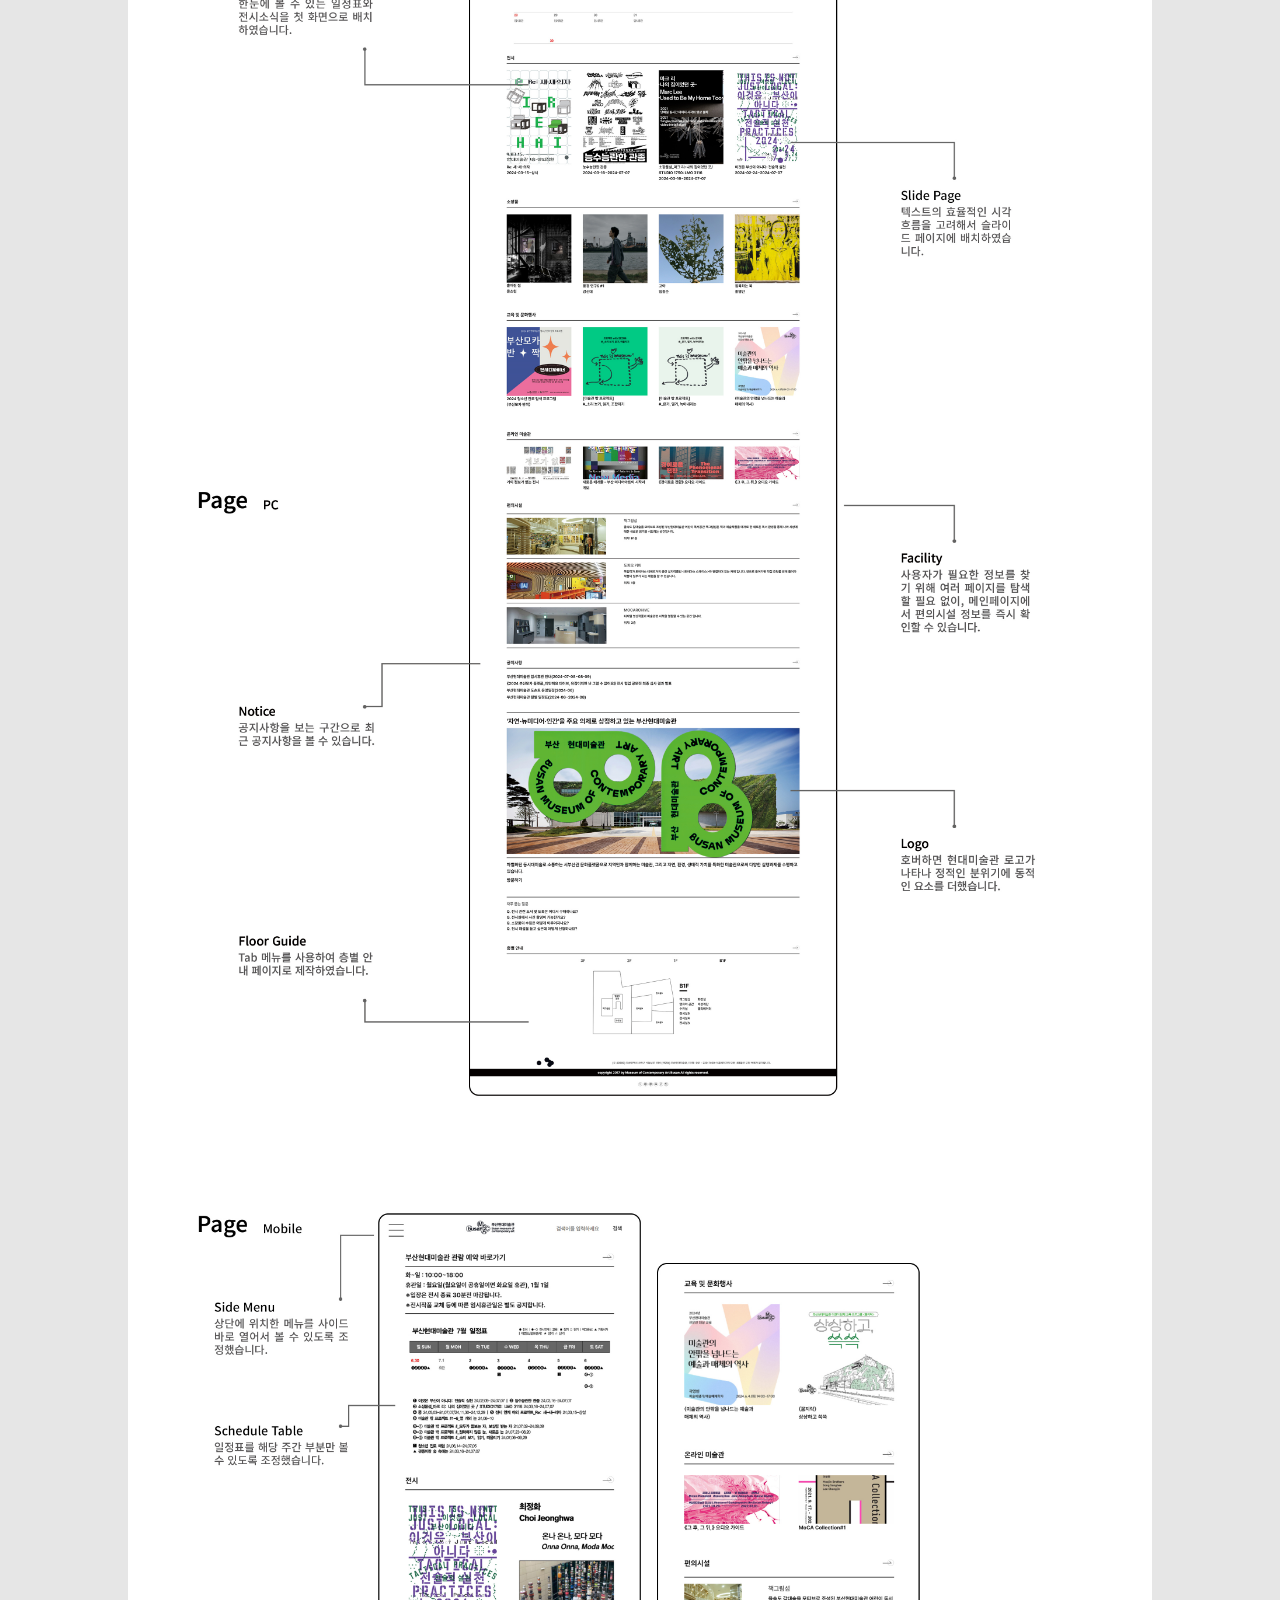
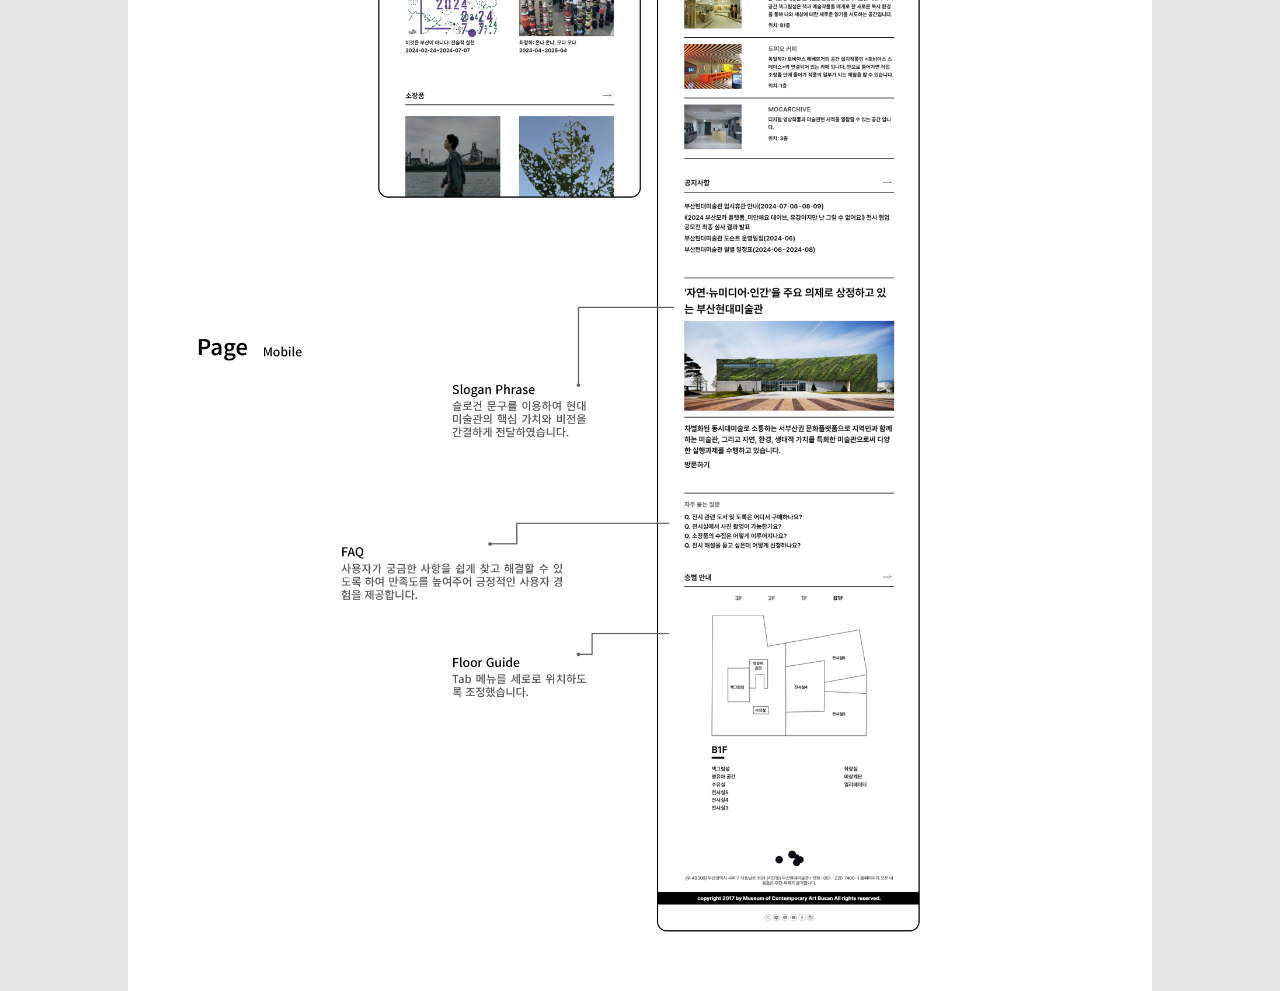
<file: guide/web1.html>
<!DOCTYPE html>
<html lang="ko">
<head>
    <meta charset="UTF-8">
    <meta http-equiv="X-UA-Compatible" content="IE=edge">
    <meta name="viewport" content="width=device-width, initial-scale=1">
    <title>Busan Moca Web Guide</title>
    <link href="https://webfontworld.github.io/pretendard/Pretendard.css" rel="stylesheet">
    <link rel="stylesheet" href="./guide.css">
    <link rel="icon" href="./guide_img/favicon.png">
</head>
<body>
    <div class="brand1">
        <img src="./guide_img/w1.jpg" alt="웹가이드 앞표지">
        <img src="./guide_img/w2.jpg" alt="웹가이드 앞표지">
        <img src="./guide_img/w3.jpg" alt="웹가이드 앞표지">
        <img src="./guide_img/w4.jpg" alt="웹가이드 앞표지">
        <img src="./guide_img/w5.jpg" alt="웹가이드 앞표지">
        <img src="./guide_img/w6.jpg" alt="웹가이드 앞표지">
        <img src="./guide_img/w7.jpg" alt="웹가이드 앞표지">
        <img src="./guide_img/w8.jpg" alt="웹가이드 앞표지">

        <!-- 버튼 -->
        <ul class="btn_1">
			<li><a href="#">Top</a></li>
			<li><a href="../index.html">Home</a></li>
		</ul>
    </div>
</body>
</html>
</file>
<file: css/custom.css>
* {
	margin: 0;
	padding: 0;
}

ul {
	list-style: none;
}

a {
	text-decoration: none;
	color: #ffffff;
}

body {
	font-family: 'Lucida Console','Noto Sans KR','DungGeunMo';
	font-size: 14px;
	line-height: 1.2;
	color: #ffffff;
	line-height: 20px;
	background-color: #000;
	cursor: url(../images/basic.png), auto;
}
a:hover {
    cursor: url(../images/hand.png), auto;
}
/* header */
header {
	position: fixed;
	left: 0px;
	top: 0px;
	z-index: 100;
	padding: 20px;
	box-sizing: border-box;
}

input[id="menuicon"] {
	display: none;
}

/*메뉴 아이콘 버튼 크기, 위치*/
input[id="menuicon"]+label {
	display: block;
	width: 40px;
	height: 40px;
	position: relative;
	z-index: 100;
	transition: all 0.5s;
	cursor: pointer;
}

/*메뉴 버튼 클릭했을 때 X버튼 색상*/
input[id="menuicon"]:checked+label span {
	background: #ffffff;
	border: #000000 solid 1px;
}

/*메뉴 세줄 버튼*/
input[id="menuicon"]+label span {
	display: block;
	position: absolute;
	width: 40px;
	height: 40px;
	border-radius: 30px;
	background: #000000;
	border: #ffffff solid 1px;
	transition: all 0.5s;
}


/*메뉴 창*/
.sidebar {
	width: 50%;
	height: 100%;
	background: #ffffff;
	position: fixed;
	top: 0;
	left: -100%;
	z-index: 99;
	transition: all 0.5s;
}

input[id="menuicon"]:checked+label+div {
	left: 0;
}

.sidebar ul {
	padding: 6em 5em 5em 2em;
}

.sidebar ul li a {
	display: inline-block;
	color: #000000;
	font-size: 1.2rem;
	margin-bottom: 0.5em;
	text-transform: uppercase;
	position: relative;
}

.sidebar ul li a::before {
	content: '';
	display: block;
	width: 100%;
	height: 2px;
	background-color: #fff;
	position: absolute;
	left: 0;
	bottom: 0;
	transform-origin: left;
	transform: scaleX(0);
	transition: all 0.7s;
}

.sidebar ul li a:hover::before {
	transform: scaleX(1);
}

/* section */
section {
	height: calc(100vh - 100px);
	margin-top: 70px;
	display: -moz-box;
	display: -ms-flexbox;
	display: -webkit-box;
	display: flex;
	position: relative;
}

/* text */
.text {
	width: calc(30% - 60px);
	height: calc(100% - 30px);
    overflow-y: hidden;
	padding: 30px 30px 0;
	position: relative;
}

.text h1 {
	font-size: 5rem;
	padding-bottom: 0.1em;
	text-transform: uppercase;
	text-align: center;
}

.text h6 {
	font-size: 1rem;
	padding-bottom: 3em;
	color: #999;
	letter-spacing: 5px;
	text-align: center;
}

.text h3 {
	margin-top: 50px;
	font-size: 2rem;
	padding-bottom: 1em;
	font-family: 'DungGeunMo';
	font-weight: 500;
	color: #008ACF;
}
.logo{
	width: 4em;
	position: absolute;
	top: 0;
	right: 30%;
}

#infoImage{
	position: absolute;
	top: 200px;
	z-index: 98;
	width: 80%;
	max-width: 351px;
}
.text h4{
	position: absolute;
	bottom: 100px;
	font-weight: 500;
}
.text h2{
	display: inline-block;
	margin: 1em 0;
	padding: 0.5em 1em;
	font-size: 1rem;
	border: 1px solid #ffffff;
	color: #ffffff;
	transition: all 1s;
	font-weight: 500;
	position: absolute;
	bottom: 30px;
}
.text h2:hover{
	border: 1px solid #ffffff;
	background-color: #fff;
	color: #008ACF;
}
/* portfolio */
.mySwiper {
	width: 70%;
	display: -moz-box;
	display: -ms-flexbox;
	display: -webkit-box;
	display: flex;
	justify-content: space-between;
	padding-bottom: 30px;
}

.swiper-slide {
	display: -moz-box;
	display: -ms-flexbox;
	display: -webkit-box;
	display: flex;
	justify-content: center;
	align-items: center;
	background-color: #000;
	position: relative;
}

.swiper-slide::before {
	content: '';
	display: block;
	width: 100%;
	height: 100%;
	opacity: 0.5;
	position: absolute;
	top: 0;
	left: 0;
}

.bg1::before {
	background: url(../images/conch.png) no-repeat center top;
	background-size: cover;
}

.bg2::before {
	background: url(../images/museum.png) no-repeat center top;
	background-size: cover;
}

.bg3::before {
	background: url(../images/desk.png) no-repeat center top;
	background-size: cover;
}
.bg4::before {
	background: url(../images/public.png) no-repeat center top;
	background-size: cover;
}
.bg5::before {
	background: url(../images/pack.png) no-repeat center top;
	background-size: cover;
}
.swiper-slide ul li a {
	display: block;
	color: #fff;
	text-align: center;
	border: 1px solid #fff;
	padding: 0.5em 1em;
	transition: all 1s;
	position: relative;
}

.swiper-slide ul li:not(:last-child) a {
	margin-bottom: 3px;
}

.swiper-slide ul li a:hover {
	background-color: #fff;
	color: #008ACF;
	border-radius: 50px;
}

.brand {
	background-color: #000000;
	width: 100%;
	padding: 20px 0;
	position: absolute;
	left: 0;
	bottom: 0;
}

.brand h2 {
	font-size: 15px;
	line-height: 20px;
	color: #ffffff;
	padding-left: 1em;
	font-weight: 500;
}
.brand p{
	color: #ffffff;
}
.brand ul{
	display: -webkit-box; /*ios, 사파리, 크롬*/
display: -moz-box; /*파이어폭스*/
display: -ms-flexbox; /*인터넷 익스플로러, 엣지*/
display: flex; /*표준 맨 마직막에 위치*/
color: #ffffff;
justify-content: space-between;
padding: 0 1em 0 1em;
}
.swiper-horizontal>.swiper-scrollbar,
.swiper-scrollbar.swiper-scrollbar-horizontal {
	opacity: 1 !important;
}

/* copy */
.copy {
	width: 100%;
	height: 30px;
	line-height: 30px;
	padding-left: 30px;
	box-sizing: border-box;
}

/* popup */
.popup {
	position: fixed;
	left: 0;
	top: 0;
	width: 100%;
	height: 100%;
	background-color: rgba(0, 0, 0, 0.5);
	z-index: 1000;
	display: none;
}

.popup_in {
	width: 80%;
	position: absolute;
	top: 50%;
	left: 50%;
	transform: translate(-50%, -50%);
}

.popup_in img {
	display: block;
	width: 100%;
	max-width: 500px;
	margin: auto;
}

.popup a {
	position: absolute;
	top: 50px;
	right: 50px;
	color: #fff;
	font-size: 2rem;
}


/* about me */
.about{
	flex: 0 0 70%;
	padding: 30px;
	box-sizing: border-box;
}
.about h1{
	font-size: 2rem;
	padding-bottom: 0.2em;
}
.about h1:not(:first-child){
	padding-top: 2em;
}

/* resume */
.resume li {
	margin-bottom: 0.5em;
}

.resume li h2{
	border: 2px solid #ccc;
	font-size: 1.2rem;
	padding: 1em;
	transition: all 0.5s;
}

.resume li h2 span{
	float: right;
	transform: rotate(90deg);
	transition: all 0.5s;
}

.resume .on h2{
	border-color: #333;
	background-color: #333;
	color: #fff;
}

.resume .on h2 span{
	transform: rotate(-90deg);
}

.resume li div{
	padding: 0.5em 1em 1em 1em;
	display: none;
}

.resume li div h3{
	font-size: 1.1rem;
	padding: 0.5em 0;
}

/* skill */
.skill {
	display: -moz-box;
	display: -ms-flexbox;
	display: -webkit-box;
	display: flex;
	flex-wrap: wrap;
	justify-content: space-between;
}

.skill li {
	flex: 1 1 33%;
	display: -moz-box;
	display: -ms-flexbox;
	display: -webkit-box;
	display: flex;
	align-items: center;
	margin-bottom: 2em;
}

.skill .chart {
	width: 100px;
	height: 100px;
	position: relative;
	text-align: center;
	margin-right: 1em;
}

.skill h4 {
	font-family: 'ReciaSerifDisplay';
	font-size: 2.5rem;
	margin-right: 0.2em;
}

.skill h4 span{
	font-size: 1.5rem;
	vertical-align: top;
}

.skill h5{
	font-size: 1rem;
}

/* 1300px ~ */
@media (max-width:1300px) {
	.about_section{
		height: auto;
	}
	.skill li {
		flex: 1 1 50%;
	}
}

/* 999px ~ */
@media (max-width:999px) {
	section {
		display: block;
		height: auto;
	}

	.text {
		width: calc(100% - 60px);
		height: 600px;
	}

	.mySwiper {
		width: 100%;
		height: 700px;
		padding: 30px;
		box-sizing: border-box;
	}

}
/* 610px ~ */
@media (max-width:610px) {
	.skill li {
		flex-direction: column;
		position: relative;
	}
	.skill h4{
		position: absolute;
		top: 50%;
		left: 50%;
		transform: translate(-58%, -70%);
		margin-right: 0;
	}
	.skill h5{
		padding-top: 1em;
	} 
}
</file>
<file: css/custom1.css>
* {
	margin: 0;
	padding: 0;
}

ul {
	list-style: none;
}

a {
	text-decoration: none;
	color: #ffffff;
}

body {
	font-family: 'Lucida Console','Noto Sans KR','DungGeunMo';
	font-size: 14px;
	line-height: 1.2;
	color: #000000;
	background-color: #ffffff;
	cursor: url(../images/basic.png), auto;
}
a:hover {
    cursor: url(../images/hand.png), auto;
}
/* header */
header {
	position: fixed;
	left: 0px;
	top: 0px;
	z-index: 100;
	padding: 20px;
	box-sizing: border-box;
}

input[id="menuicon"] {
	display: none;
}

/*메뉴 아이콘 버튼 크기, 위치*/
input[id="menuicon"]+label {
	display: block;
	width: 40px;
	height: 40px;
	position: relative;
	z-index: 100;
	transition: all 0.5s;
	cursor: pointer;
}

/*메뉴 버튼 클릭했을 때 X버튼 색상*/
input[id="menuicon"]:checked+label span {
	background: #000000;
	border: #ffffff solid 1px;
}

/*메뉴 세줄 버튼*/
input[id="menuicon"]+label span {
	display: block;
	position: absolute;
	width: 40px;
	height: 40px;
	border-radius: 30px;
	background: #ffffff;
	border: #000000 solid 1px;
	transition: all 0.5s;
}


/*메뉴 창*/
.sidebar {
	width: 50%;
	height: 100%;
	background: #000000;
	position: fixed;
	top: 0;
	left: -100%;
	z-index: 99;
	transition: all 0.5s;
}

input[id="menuicon"]:checked+label+div {
	left: 0;
}

.sidebar ul {
	padding: 6em 5em 5em 2em;
}

.sidebar ul li a {
	display: inline-block;
	color: #ffffff;
	font-size: 1.2rem;
	margin-bottom: 0.5em;
	text-transform: uppercase;
	position: relative;
}

.sidebar ul li a::before {
	content: '';
	display: block;
	width: 100%;
	height: 2px;
	background-color: #000000;
	position: absolute;
	left: 0;
	bottom: 0;
	transform-origin: left;
	transform: scaleX(0);
	transition: all 0.7s;
}

.sidebar ul li a:hover::before {
	transform: scaleX(1);
}

/* section */
section {
	height: calc(100vh - 100px);
	margin-top: 70px;
	display: -moz-box;
	display: -ms-flexbox;
	display: -webkit-box;
	display: flex;
	position: relative;
}

/* text */
.text {
	width: calc(30% - 60px);
	height: 100vh;
    overflow-y: hidden;
	padding: 30px 30px 0;
	position: relative;
}

.text h1 {
	font-size: 5rem;
	padding-bottom: 0.1em;
	text-transform: uppercase;
	text-align: center;
}

.text h6 {
	font-size: 1rem;
	padding-bottom: 3em;
	color: #000000;
	letter-spacing: 5px;
	text-align: center;
}
.text p{
	margin-top: 50px;
}
.text h3 {
	margin-top: 50px;
	font-size: 2rem;
	padding-bottom: 1em;
	font-family: 'DungGeunMo';
	font-weight: 500;
	color: #008ACF;
}
.logo{
	width: 4em;
	position: absolute;
	top: 0;
	right: 30%;
}

#infoImage{
	position: absolute;
	top: 150px;
	z-index: 98;
	width: 80%;
	max-width: 351px;
}
.text h4{
	position: absolute;
	bottom: 100px;
}
.text h2{
	display: inline-block;
	margin: 1em 0;
	padding: 0.5em 1em;
	font-size: 1rem;
	border: 1px solid #000000;
	color: #000000;
	transition: all 1s;
	font-weight: 500;
	position: absolute;
	bottom: 30px;
}
.text h2:hover{
	border: 1px solid #000000;
	background-color: #000000;
	color: #008ACF;
}

/* copy */
.copy {
	width: 100%;
	height: 30px;
	line-height: 30px;
	padding-left: 30px;
	box-sizing: border-box;
}

/* about me */
.about{
	flex: 0 0 70%;
	padding: 30px;
	box-sizing: border-box;
}
.about h1{
	font-size: 1.2rem;
	padding-bottom: 0.5em;
}
.about h1:not(:first-child){
	padding-top: 2em;
}
.about p{
	margin-top: 0.2em;
}
.mark{
	background:linear-gradient(to right, rgba(255,255,255,0) 50%, #97dcff 50%);
	background-size: 200%;
	transition:.45s;
	font-weight: 600;
}
.mark:hover{
	background-position:-100% 0;
}
/* resume */
.resume li {
	padding-bottom: 0.5em;
}

.resume li h2{
	border: 1px solid #000000;
	font-size: 1rem;
	padding: 1em;
	transition: all 0.5s;
}

.resume li h2 span{
	float: right;
	transform: rotate(90deg);
	transition: all 0.5s;
}

.resume .on h2{
	border-color: #000000;
	background-color: #000000;
	color: #008ACF;
}

.resume .on h2 span{
	transform: rotate(-90deg);
}

.resume li div{
	padding: 0.5em 1em 1em 1em;
	display: none;
}

.resume li div h3{
	font-size: 1rem;
	padding: 0.5em 0;
}

/* skill */
.skill {
	display: -moz-box;
	display: -ms-flexbox;
	display: -webkit-box;
	display: flex;
	flex-wrap: wrap;
	justify-content: space-between;
}

.skill li {
	flex: 1 1 33%;
	display: -moz-box;
	display: -ms-flexbox;
	display: -webkit-box;
	display: flex;
	align-items: center;
	margin-bottom: 2em;
}

.skill .chart {
	width: 100px;
	height: 100px;
	position: relative;
	text-align: center;
	margin-right: 1em;
}

.skill h4 {
	font-family: 'Lucida Console';
	font-size: 2rem;
	margin-right: 0.2em;
}

.skill h4 span{
	font-size: 1.5rem;
	vertical-align: top;
	padding: 0 0.2em;
}

.skill h5{
	font-size: 1rem;
}

/* 1300px ~ */
@media (max-width:1300px) {
	.about_section{
		height: auto;
	}
	.skill li {
		flex: 1 1 50%;
	}
}

/* 999px ~ */
@media (max-width:999px) {
	section {
		display: block;
		height: auto;
	}

	.text {
		width: calc(100% - 60px);
		height: 400px;
	}

}
/* 610px ~ */
@media (max-width:610px) {
	.skill li {
		flex-direction: column;
		position: relative;
	}
	.skill h4{
		position: absolute;
		top: 50%;
		left: 50%;
		transform: translate(-58%, -70%);
		margin-right: 0;
	}
	.skill h5{
		padding-top: 1em;
	} 
}
</file>
<file: css/project.css>
* {
	margin: 0;
	padding: 0;
}

ul {
	list-style: none;
}

a {
	text-decoration: none;
	color: #ffffff;
}

body {
	font-family: 'Lucida Console','Noto Sans KR','DungGeunMo';
	font-size: 14px;
	line-height: 1.2;
	color: #ffffff;
	line-height: 20px;
	background-color: #000;
	cursor: url(../images/basic.png), auto;
}
a:hover {
    cursor: url(../images/hand.png), auto;
}
.logo{
	width: 3em;
}
header{
    padding: 20px;
}
table{
    width: 60%;
    border-collapse: collapse;
    margin: auto;
    margin-right: 20px;
}
th, td{
    padding: 5px 60px;
}
th{
    text-align: left;
    color: #008ACF;
    font-size: 16px;
}

.pic ul{
    display: -moz-box;
	display: -ms-flexbox;
	display: -webkit-box;
	display: flex;
    align-items: center;
    text-align: center;
    justify-content: center;
    margin-top: 1em;
}
.pic ul img{
    width: 80%;
}
.pic a{
    display: block;
}
.ri5{
    text-align: center;
    margin-top: 1em;
}
.ri5 img{
    width: 83%;
}


/* 999px ~ */
@media (max-width:1200px) {
	table, tbody, tr, th, td{
        display: block;
        width: 90%;
    }
    .pic ul img{
        width: 100%;
    }
    .ri5 img{
        width: 100%;
    }
    .ri5{
        margin-top: 0;
    }
    .pic ul{
        margin-top: 0;
    }
}
</file>
<file: guide/guide.css>
*{margin:0; padding:0;}
a{text-decoration:none;}
body{
    font-family: 'Pretendard';
    font-size: 16px;
    line-height: 26px;
}

/* 배경색상 */
.brand1{
    background-color: #e6e6e6;
}

/* 이미지 크기 */
img{
    width: 80%;
	max-width:1320px;
    display: block;
    margin: auto;
}

/* 버튼 */
.btn_1 {
	list-style: none;
	position: fixed;
	bottom: 50px;
	right: 50px;
	text-align: center;
	z-index: 99;
}

.btn_1 li {
	margin: 10px;
}

.btn_1 li a {
	display: inline-block;
	padding: 10px 20px;
	border-radius: 10px;
	box-shadow: 2px 2px 5px rgba(0, 0, 0, 0.3);
	background: #fff;
	color: #000000;
	border: 1px solid #000000;
	font-weight: bold;
}

.btn_1 li a:hover{
	background-color: #000000;
	color: #fff;
}
</file>
